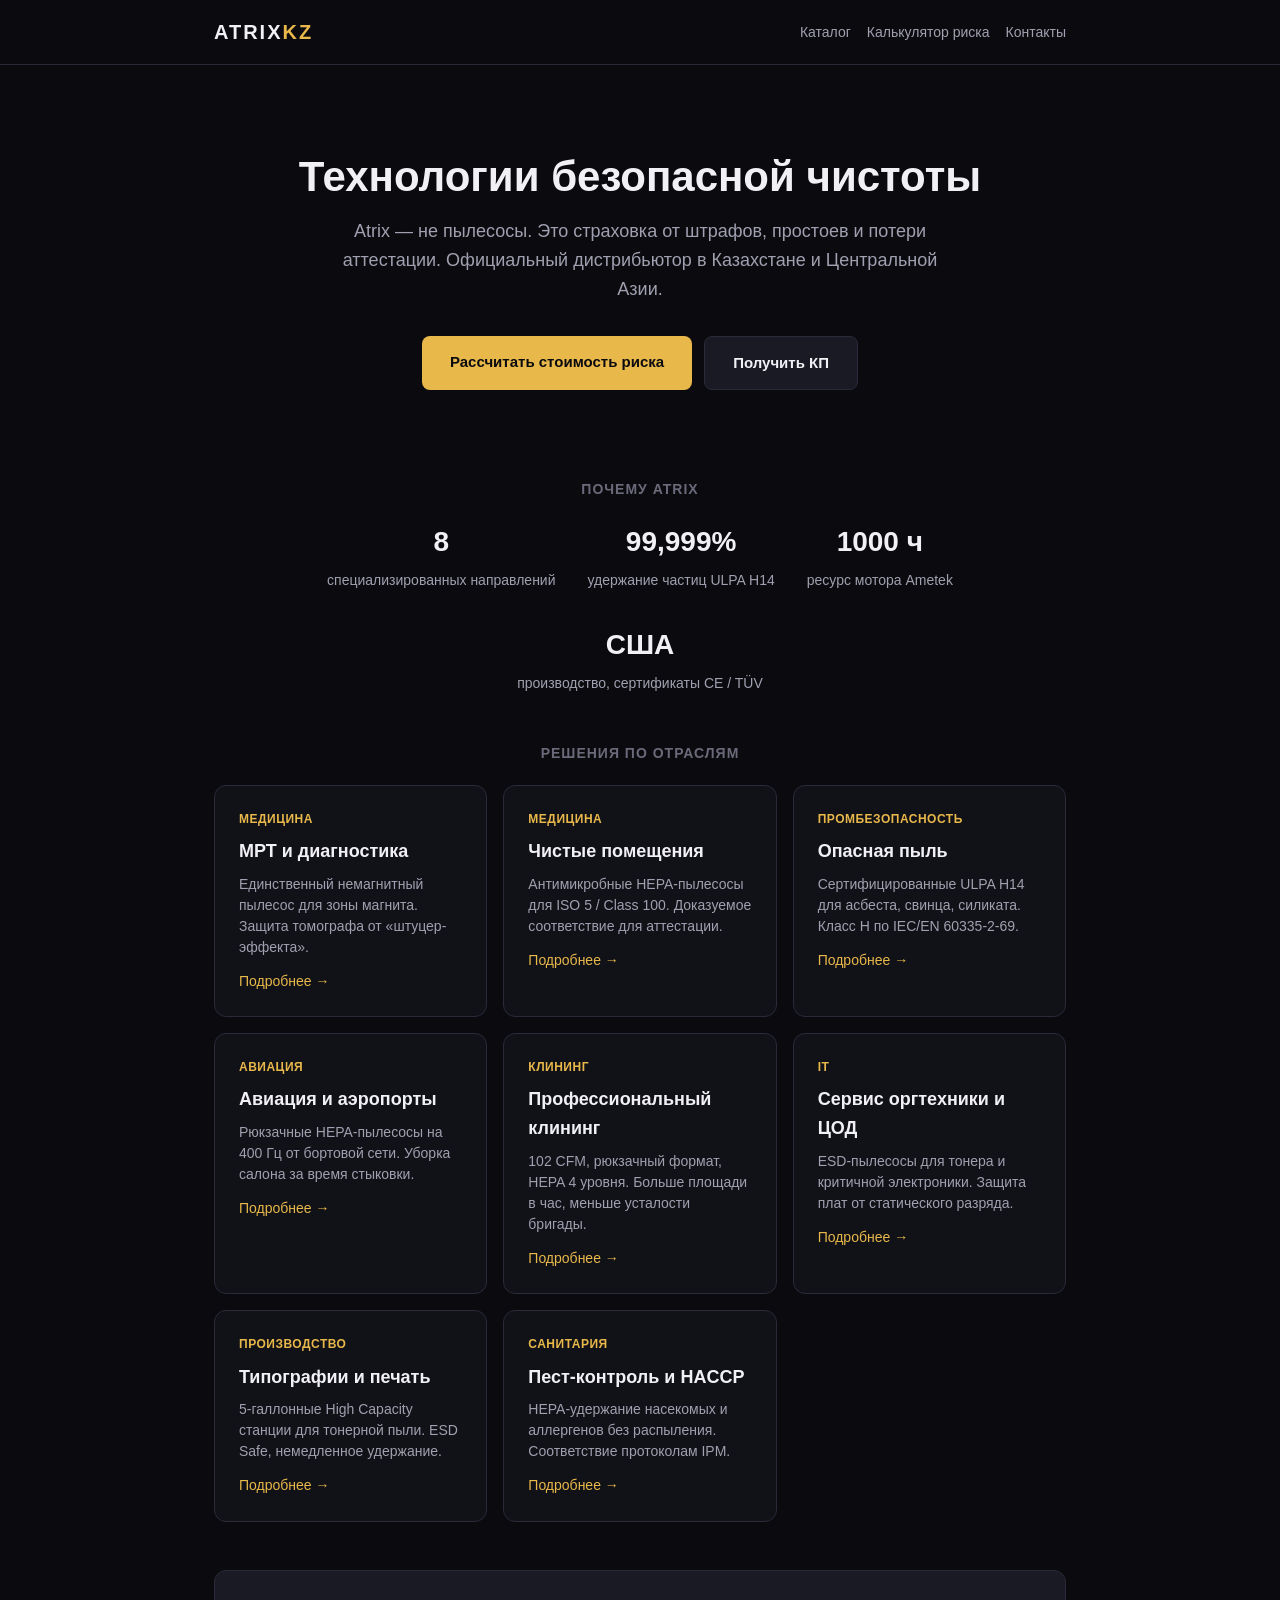
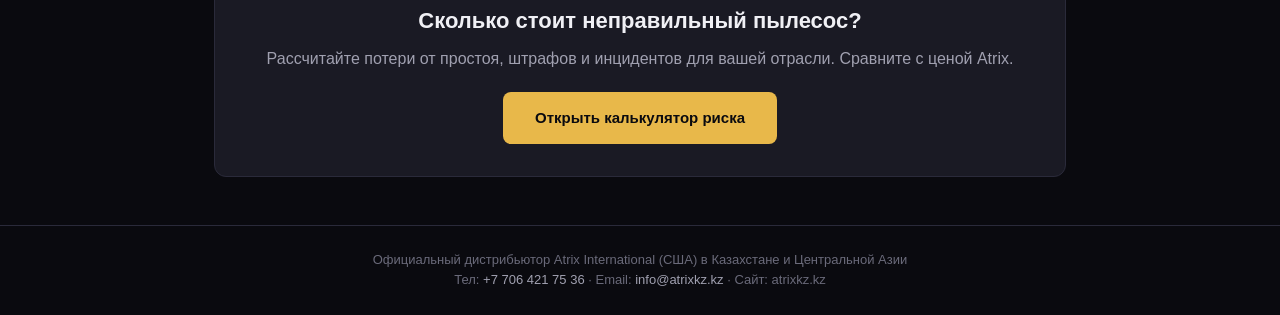
<file: index.html>
<!DOCTYPE html>
<html lang="ru">
<head>
<meta charset="UTF-8">
<meta name="viewport" content="width=device-width, initial-scale=1.0">
<title>Atrix KZ — Технологии безопасной чистоты</title>
<link rel="stylesheet" href="style.css">
<style>
.hero-main { padding: 64px 0 40px; text-align: center; }
.hero-main h1 { font-size: 42px; font-weight: 700; margin-bottom: 16px; line-height: 1.15; }
.hero-main p { font-size: 18px; color: var(--text-secondary); max-width: 600px; margin: 0 auto 32px; }
.hero-cta { display: inline-flex; gap: 12px; flex-wrap: wrap; justify-content: center; }
.hero-cta a { padding: 14px 28px; border-radius: var(--radius-sm); text-decoration: none; font-weight: 600; font-size: 15px; }
.hero-cta .primary { background: var(--accent); color: #0a0a0f; }
.hero-cta .secondary { background: var(--surface-raised); color: var(--text-primary); border: 1px solid var(--border); }

.sectors { margin: 48px 0; }
.sectors h2 { font-size: 14px; color: var(--text-muted); text-transform: uppercase; letter-spacing: 1px; margin-bottom: 20px; text-align: center; }
.sector-grid { display: grid; grid-template-columns: repeat(auto-fill, minmax(260px, 1fr)); gap: 16px; }
.sector-card {
  background: var(--surface);
  border: 1px solid var(--border);
  border-radius: var(--radius);
  padding: 24px;
  text-decoration: none;
  color: var(--text-primary);
  transition: border-color 0.2s, transform 0.2s;
}
.sector-card:hover { border-color: var(--accent); transform: translateY(-2px); }
.sector-card .tag { font-size: 12px; color: var(--accent); text-transform: uppercase; letter-spacing: 0.5px; font-weight: 600; margin-bottom: 8px; }
.sector-card h3 { font-size: 18px; font-weight: 600; margin-bottom: 8px; }
.sector-card p { font-size: 14px; color: var(--text-secondary); line-height: 1.5; }
.sector-card .arrow { margin-top: 12px; font-size: 14px; color: var(--accent); }

.trust { margin: 48px 0; text-align: center; }
.trust h2 { font-size: 14px; color: var(--text-muted); text-transform: uppercase; letter-spacing: 1px; margin-bottom: 20px; }
.trust-items { display: flex; flex-wrap: wrap; justify-content: center; gap: 32px; }
.trust-item { font-size: 14px; color: var(--text-secondary); }
.trust-item strong { display: block; font-size: 28px; font-weight: 700; color: var(--text-primary); margin-bottom: 4px; }

.calculator-banner {
  background: var(--surface-raised);
  border: 1px solid var(--border);
  border-radius: var(--radius);
  padding: 32px;
  text-align: center;
  margin: 48px 0;
}
.calculator-banner h3 { font-size: 22px; margin-bottom: 8px; }
.calculator-banner p { color: var(--text-secondary); margin-bottom: 20px; }
</style>
</head>
<body>

<header class="site-header">
  <div class="container">
    <div class="logo">ATRIX<span>KZ</span></div>
    <nav class="nav-links">
      <a href="catalog.html">Каталог</a>
      <a href="calculator.html">Калькулятор риска</a>
      <a href="mailto:info@atrixkz.kz">Контакты</a>
    </nav>
  </div>
</header>

<main class="container">

  <section class="hero-main">
    <h1>Технологии безопасной чистоты</h1>
    <p>Atrix — не пылесосы. Это страховка от штрафов, простоев и потери аттестации. Официальный дистрибьютор в Казахстане и Центральной Азии.</p>
    <div class="hero-cta">
      <a href="calculator.html" class="primary">Рассчитать стоимость риска</a>
      <a href="mailto:info@atrixkz.kz?subject=Коммерческое%20предложение" class="secondary">Получить КП</a>
    </div>
  </section>

  <section class="trust">
    <h2>Почему Atrix</h2>
    <div class="trust-items">
      <div class="trust-item"><strong>8</strong>специализированных направлений</div>
      <div class="trust-item"><strong>99,999%</strong>удержание частиц ULPA H14</div>
      <div class="trust-item"><strong>1000 ч</strong>ресурс мотора Ametek</div>
      <div class="trust-item"><strong>США</strong>производство, сертификаты CE / TÜV</div>
    </div>
  </section>

  <section class="sectors">
    <h2>Решения по отраслям</h2>
    <div class="sector-grid">
      <a href="mrt.html" class="sector-card">
        <div class="tag">Медицина</div>
        <h3>МРТ и диагностика</h3>
        <p>Единственный немагнитный пылесос для зоны магнита. Защита томографа от «штуцер-эффекта».</p>
        <div class="arrow">Подробнее →</div>
      </a>
      <a href="med.html" class="sector-card">
        <div class="tag">Медицина</div>
        <h3>Чистые помещения</h3>
        <p>Антимикробные HEPA-пылесосы для ISO 5 / Class 100. Доказуемое соответствие для аттестации.</p>
        <div class="arrow">Подробнее →</div>
      </a>
      <a href="dust.html" class="sector-card">
        <div class="tag">Промбезопасность</div>
        <h3>Опасная пыль</h3>
        <p>Сертифицированные ULPA H14 для асбеста, свинца, силиката. Класс H по IEC/EN 60335-2-69.</p>
        <div class="arrow">Подробнее →</div>
      </a>
      <a href="avia.html" class="sector-card">
        <div class="tag">Авиация</div>
        <h3>Авиация и аэропорты</h3>
        <p>Рюкзачные HEPA-пылесосы на 400 Гц от бортовой сети. Уборка салона за время стыковки.</p>
        <div class="arrow">Подробнее →</div>
      </a>
      <a href="cleaning.html" class="sector-card">
        <div class="tag">Клининг</div>
        <h3>Профессиональный клининг</h3>
        <p>102 CFM, рюкзачный формат, HEPA 4 уровня. Больше площади в час, меньше усталости бригады.</p>
        <div class="arrow">Подробнее →</div>
      </a>
      <a href="it.html" class="sector-card">
        <div class="tag">IT</div>
        <h3>Сервис оргтехники и ЦОД</h3>
        <p>ESD-пылесосы для тонера и критичной электроники. Защита плат от статического разряда.</p>
        <div class="arrow">Подробнее →</div>
      </a>
      <a href="print.html" class="sector-card">
        <div class="tag">Производство</div>
        <h3>Типографии и печать</h3>
        <p>5-галлонные High Capacity станции для тонерной пыли. ESD Safe, немедленное удержание.</p>
        <div class="arrow">Подробнее →</div>
      </a>
      <a href="pest.html" class="sector-card">
        <div class="tag">Санитария</div>
        <h3>Пест-контроль и HACCP</h3>
        <p>HEPA-удержание насекомых и аллергенов без распыления. Соответствие протоколам IPM.</p>
        <div class="arrow">Подробнее →</div>
      </a>
    </div>
  </section>

  <section class="calculator-banner">
    <h3>Сколько стоит неправильный пылесос?</h3>
    <p>Рассчитайте потери от простоя, штрафов и инцидентов для вашей отрасли. Сравните с ценой Atrix.</p>
    <a href="calculator.html" class="cta-btn">Открыть калькулятор риска</a>
  </section>

</main>

<footer class="site-footer">
  <div class="container">
    <p>Официальный дистрибьютор Atrix International (США) в Казахстане и Центральной Азии</p>
    <p>Тел: <a href="tel:+77064217536">+7 706 421 75 36</a> · Email: <a href="mailto:info@atrixkz.kz">info@atrixkz.kz</a> · Сайт: atrixkz.kz</p>
  </div>
</footer>

</body>
</html>
</file>
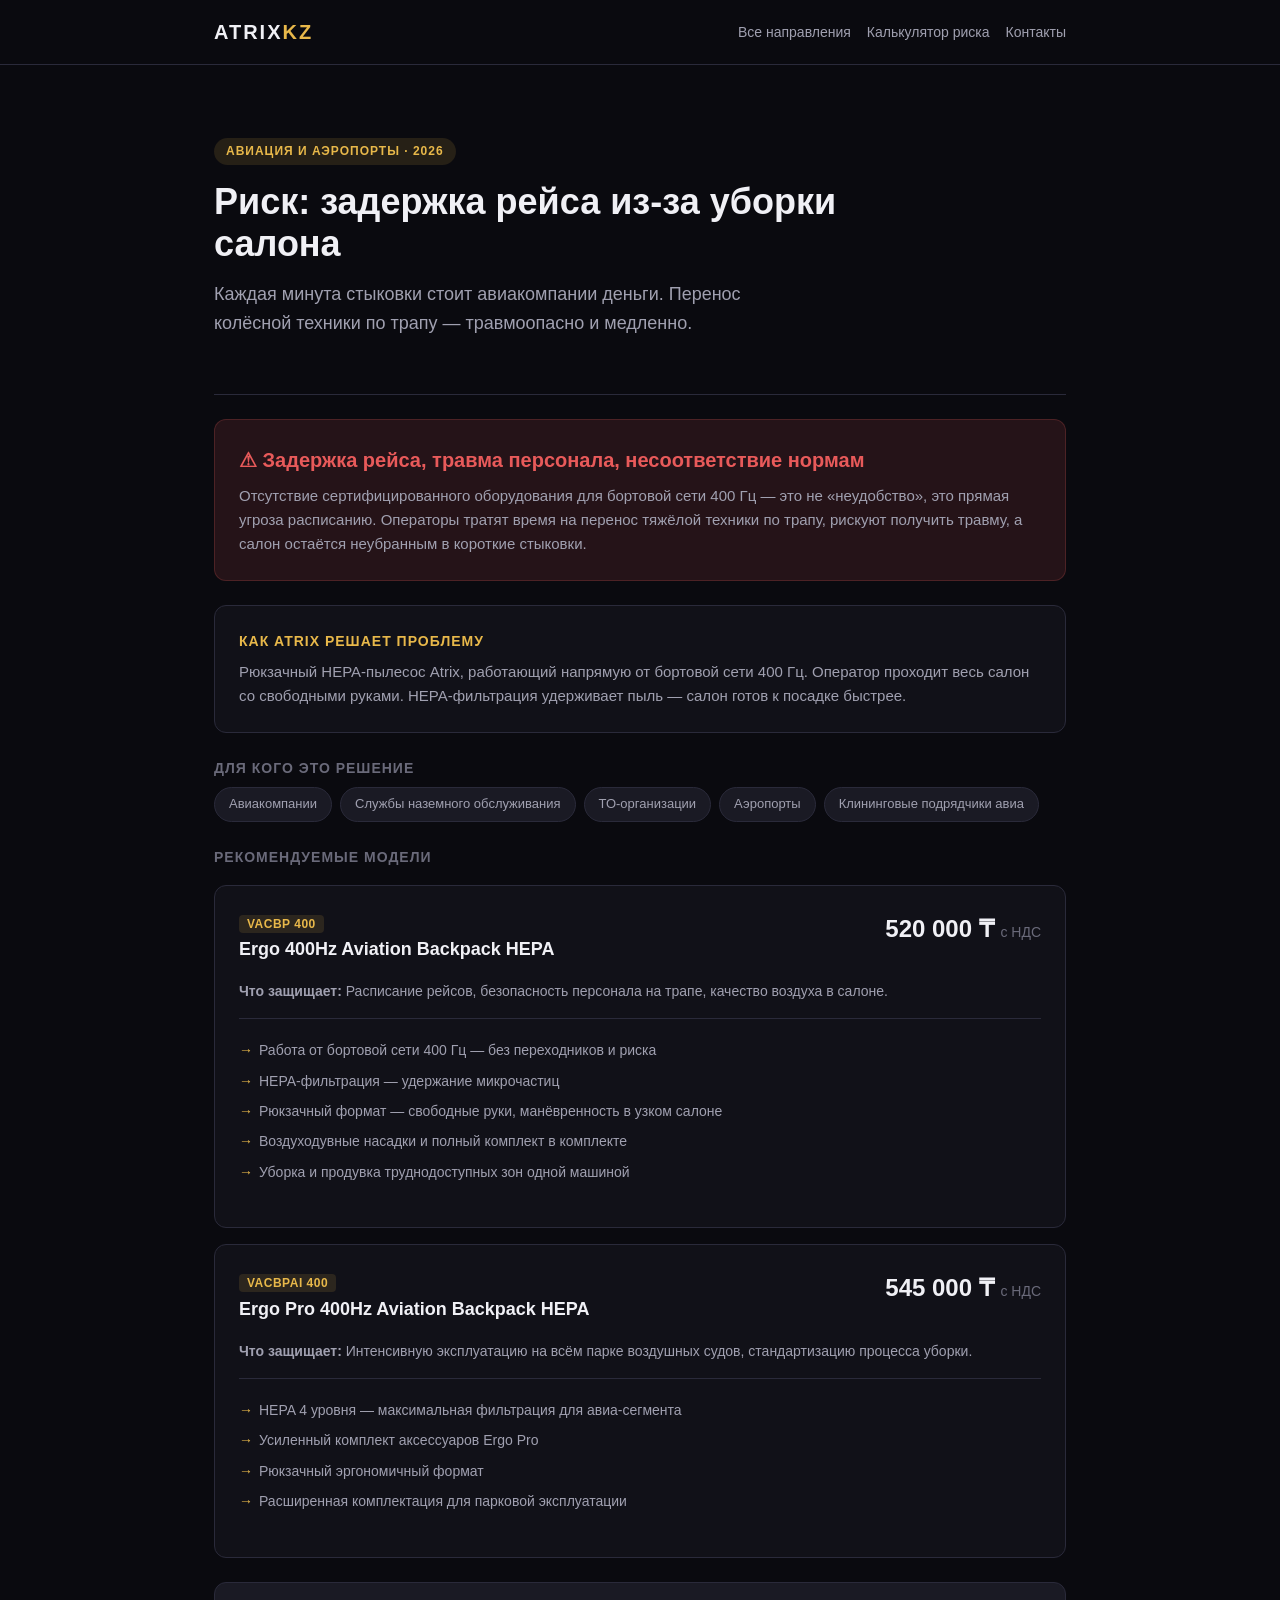
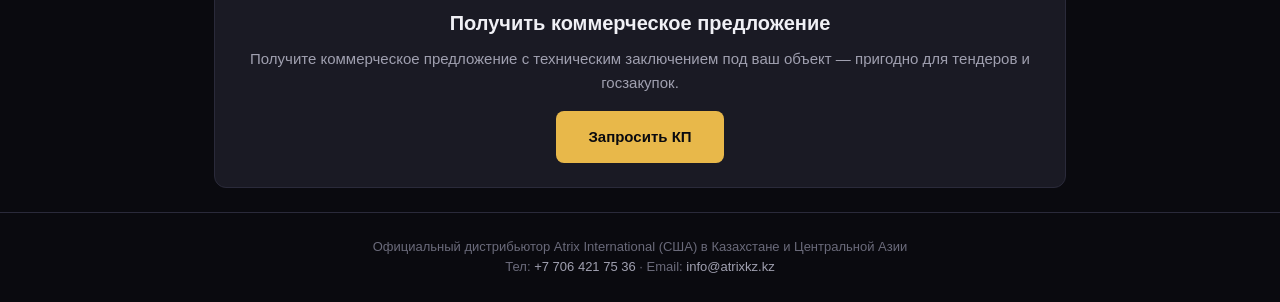
<file: avia.html>
<!DOCTYPE html>
<html lang="ru">
<head>
<meta charset="UTF-8">
<meta name="viewport" content="width=device-width, initial-scale=1.0">
<title>Авиация и аэропорты — Atrix KZ — Atrix KZ</title>
<link rel="stylesheet" href="style.css">
</head>
<body>

<header class="site-header">
  <div class="container">
    <div class="logo">ATRIX<span>KZ</span></div>
    <nav class="nav-links">
      <a href="index.html">Все направления</a>
      <a href="calculator.html">Калькулятор риска</a>
      <a href="mailto:info@atrixkz.kz">Контакты</a>
    </nav>
  </div>
</header>

<main class="container">

  <section class="hero">
    <div class="hero-tag">Авиация и аэропорты · 2026</div>
    <h1>Риск: задержка рейса из-за уборки салона</h1>
    <p class="hero-desc">Каждая минута стыковки стоит авиакомпании деньги. Перенос колёсной техники по трапу — травмоопасно и медленно.</p>
  </section>

  <section class="risk-card">
    <h2>⚠ Задержка рейса, травма персонала, несоответствие нормам</h2>
    <p>Отсутствие сертифицированного оборудования для бортовой сети 400 Гц — это не «неудобство», это прямая угроза расписанию. Операторы тратят время на перенос тяжёлой техники по трапу, рискуют получить травму, а салон остаётся неубранным в короткие стыковки.</p>
  </section>

  <section class="solution">
    <h3>Как Atrix решает проблему</h3>
    <p>Рюкзачный HEPA-пылесос Atrix, работающий напрямую от бортовой сети 400 Гц. Оператор проходит весь салон со свободными руками. HEPA-фильтрация удерживает пыль — салон готов к посадке быстрее.</p>
  </section>

  <section class="audience">
    <h3>Для кого это решение</h3>
    <div class="audience-tags">
      <span>Авиакомпании</span>
<span>Службы наземного обслуживания</span>
<span>ТО-организации</span>
<span>Аэропорты</span>
<span>Клининговые подрядчики авиа</span>
    </div>
  </section>

  <section class="products">
    <h3 style="font-size:14px;color:var(--text-muted);text-transform:uppercase;letter-spacing:1px;margin-bottom:16px;">Рекомендуемые модели</h3>
    
    <div class="product-card">
      <div class="product-header">
        <div>
          <span class="product-model">VACBP 400</span>
          <div class="product-title">Ergo 400Hz Aviation Backpack HEPA</div>
        </div>
        <div class="product-price">520 000 ₸ <span class="unit">с НДС</span></div>
      </div>
      <div class="product-protect"><strong>Что защищает:</strong> Расписание рейсов, безопасность персонала на трапе, качество воздуха в салоне.</div>
      <ul class="product-features">
        <li>Работа от бортовой сети 400 Гц — без переходников и риска</li>
<li>HEPA-фильтрация — удержание микрочастиц</li>
<li>Рюкзачный формат — свободные руки, манёвренность в узком салоне</li>
<li>Воздуходувные насадки и полный комплект в комплекте</li>
<li>Уборка и продувка труднодоступных зон одной машиной</li>
      </ul>
    </div>

    <div class="product-card">
      <div class="product-header">
        <div>
          <span class="product-model">VACBPAI 400</span>
          <div class="product-title">Ergo Pro 400Hz Aviation Backpack HEPA</div>
        </div>
        <div class="product-price">545 000 ₸ <span class="unit">с НДС</span></div>
      </div>
      <div class="product-protect"><strong>Что защищает:</strong> Интенсивную эксплуатацию на всём парке воздушных судов, стандартизацию процесса уборки.</div>
      <ul class="product-features">
        <li>HEPA 4 уровня — максимальная фильтрация для авиа-сегмента</li>
<li>Усиленный комплект аксессуаров Ergo Pro</li>
<li>Рюкзачный эргономичный формат</li>
<li>Расширенная комплектация для парковой эксплуатации</li>
      </ul>
    </div>

  </section>

  <section class="cta-section">
    <h3>Получить коммерческое предложение</h3>
    <p>Получите коммерческое предложение с техническим заключением под ваш объект — пригодно для тендеров и госзакупок.</p>
    <a href="mailto:info@atrixkz.kz?subject=Авиация%20и%20аэропорты%20—%20Atrix%20KZ" class="cta-btn">Запросить КП</a>
  </section>

</main>

<footer class="site-footer">
  <div class="container">
    <p>Официальный дистрибьютор Atrix International (США) в Казахстане и Центральной Азии</p>
    <p>Тел: <a href="tel:+77064217536">+7 706 421 75 36</a> · Email: <a href="mailto:info@atrixkz.kz">info@atrixkz.kz</a></p>
  </div>
</footer>

</body>
</html>
</file>
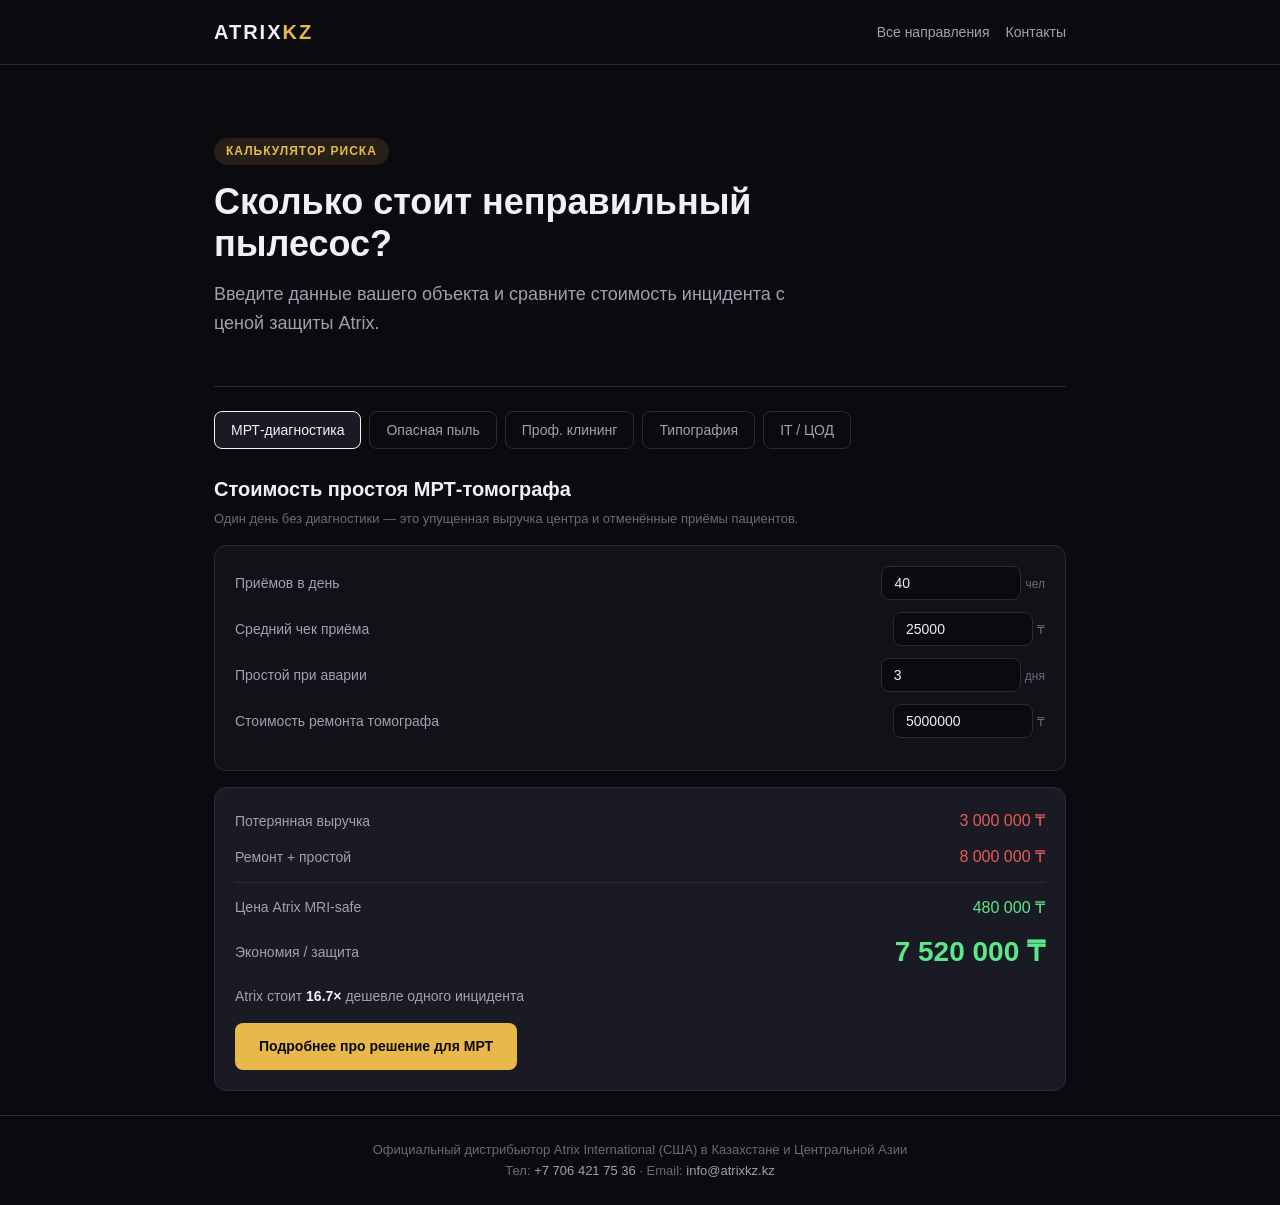
<file: calculator.html>
<!DOCTYPE html>
<html lang="ru">
<head>
<meta charset="UTF-8">
<meta name="viewport" content="width=device-width, initial-scale=1.0">
<title>Калькулятор риска — Atrix KZ</title>
<link rel="stylesheet" href="style.css">
<style>
.calc-tabs { display: flex; gap: 8px; margin-bottom: 24px; flex-wrap: wrap; }
.calc-tab {
  padding: 10px 16px; border-radius: var(--radius-sm);
  border: 1px solid var(--border); background: transparent;
  color: var(--text-secondary); cursor: pointer; font-size: 14px;
  transition: all 0.2s;
}
.calc-tab.active { color: var(--text-primary); border-color: var(--text-primary); background: var(--surface-raised); }
.calc-panel { display: none; }
.calc-panel.active { display: block; }

.input-card {
  background: var(--surface); border: 1px solid var(--border);
  border-radius: var(--radius); padding: 20px; margin-bottom: 16px;
}
.input-row {
  display: flex; align-items: center; justify-content: space-between;
  margin-bottom: 12px; gap: 12px; flex-wrap: wrap;
}
.input-row label { font-size: 14px; color: var(--text-secondary); flex: 1 1 180px; }
.input-row input {
  width: 140px; padding: 8px 12px; border: 1px solid var(--border);
  border-radius: var(--radius-sm); font-size: 14px;
  color: var(--text-primary); background: var(--bg);
  font-variant-numeric: tabular-nums;
}
.input-row .unit { font-size: 12px; color: var(--text-muted); margin-left: 4px; }

.result-card {
  background: var(--surface-raised); border: 1px solid var(--border);
  border-radius: var(--radius); padding: 20px; margin-top: 16px;
}
.result-row { display: flex; justify-content: space-between; align-items: center; margin-bottom: 10px; }
.result-label { font-size: 14px; color: var(--text-secondary); }
.result-value { font-size: 16px; font-weight: 500; color: var(--text-primary); font-variant-numeric: tabular-nums; }
.result-value.danger { color: var(--danger); }
.result-value.positive { color: var(--positive); }
.result-sep { height: 1px; background: var(--border); margin: 12px 0; }
.result-big { font-size: 28px; font-weight: 700; color: var(--text-primary); font-variant-numeric: tabular-nums; }
.result-big.positive { color: var(--positive); }
.result-note { font-size: 14px; color: var(--text-secondary); margin-top: 8px; }
.result-note span { font-weight: 600; color: var(--text-primary); }

.cta-btn-inline {
  display: inline-block; margin-top: 16px;
  background: var(--accent); color: #0a0a0f;
  padding: 12px 24px; border-radius: var(--radius-sm);
  text-decoration: none; font-weight: 600; font-size: 14px;
}

.scenario-title { font-size: 20px; font-weight: 600; margin-bottom: 4px; }
.scenario-desc { font-size: 13px; color: var(--text-muted); margin-bottom: 16px; }
</style>
</head>
<body>

<header class="site-header">
  <div class="container">
    <div class="logo">ATRIX<span>KZ</span></div>
    <nav class="nav-links">
      <a href="index.html">Все направления</a>
      <a href="mailto:info@atrixkz.kz">Контакты</a>
    </nav>
  </div>
</header>

<main class="container">

  <section class="hero" style="padding-bottom:24px;">
    <div class="hero-tag">Калькулятор риска</div>
    <h1>Сколько стоит неправильный пылесос?</h1>
    <p class="hero-desc">Введите данные вашего объекта и сравните стоимость инцидента с ценой защиты Atrix.</p>
  </section>

  <div class="calc-tabs">
    <button class="calc-tab active" onclick="switchTab('mri')">МРТ-диагностика</button>
    <button class="calc-tab" onclick="switchTab('dust')">Опасная пыль</button>
    <button class="calc-tab" onclick="switchTab('clean')">Проф. клининг</button>
    <button class="calc-tab" onclick="switchTab('print')">Типография</button>
    <button class="calc-tab" onclick="switchTab('it')">IT / ЦОД</button>
  </div>

  <!-- МРТ -->
  <div class="calc-panel active" id="mri">
    <div class="scenario-title">Стоимость простоя МРТ-томографа</div>
    <div class="scenario-desc">Один день без диагностики — это упущенная выручка центра и отменённые приёмы пациентов.</div>
    <div class="input-card">
      <div class="input-row"><label>Приёмов в день</label><div><input type="number" id="mri_visits" value="40" oninput="calcMRI()"><span class="unit">чел</span></div></div>
      <div class="input-row"><label>Средний чек приёма</label><div><input type="number" id="mri_check" value="25000" oninput="calcMRI()"><span class="unit">₸</span></div></div>
      <div class="input-row"><label>Простой при аварии</label><div><input type="number" id="mri_days" value="3" oninput="calcMRI()"><span class="unit">дня</span></div></div>
      <div class="input-row"><label>Стоимость ремонта томографа</label><div><input type="number" id="mri_repair" value="5000000" oninput="calcMRI()"><span class="unit">₸</span></div></div>
    </div>
    <div class="result-card">
      <div class="result-row"><span class="result-label">Потерянная выручка</span><span class="result-value danger" id="mri_lost">3 000 000 ₸</span></div>
      <div class="result-row"><span class="result-label">Ремонт + простой</span><span class="result-value danger" id="mri_total">8 000 000 ₸</span></div>
      <div class="result-sep"></div>
      <div class="result-row"><span class="result-label">Цена Atrix MRI-safe</span><span class="result-value positive" id="mrix_price">480 000 ₸</span></div>
      <div class="result-row"><span class="result-label">Экономия / защита</span><span class="result-big positive" id="mri_save">7 520 000 ₸</span></div>
      <div class="result-note">Atrix стоит <span id="mri_ratio">16,7×</span> дешевле одного инцидента</div>
      <a href="mrt.html" class="cta-btn-inline">Подробнее про решение для МРТ</a>
    </div>
  </div>

  <!-- Опасная пыль -->
  <div class="calc-panel" id="dust">
    <div class="scenario-title">Штрафы и остановка при работе с асбестом/свинцом</div>
    <div class="scenario-desc">Без сертификата Class H — штрафы Государственной инспекции труда и остановка объекта.</div>
    <div class="input-card">
      <div class="input-row"><label>Сотрудников на объекте</label><div><input type="number" id="dust_workers" value="15" oninput="calcDust()"><span class="unit">чел</span></div></div>
      <div class="input-row"><label>Средняя зарплата</label><div><input type="number" id="dust_salary" value="400000" oninput="calcDust()"><span class="unit">₸/мес</span></div></div>
      <div class="input-row"><label>Дней простоя объекта</label><div><input type="number" id="dust_stop" value="5" oninput="calcDust()"><span class="unit">дней</span></div></div>
      <div class="input-row"><label>Штраф Госинспекции</label><div><input type="number" id="dust_fine" value="2000000" oninput="calcDust()"><span class="unit">₸</span></div></div>
      <div class="input-row"><label>Стоимость лечения (1 чел)</label><div><input type="number" id="dust_med" value="1500000" oninput="calcDust()"><span class="unit">₸</span></div></div>
    </div>
    <div class="result-card">
      <div class="result-row"><span class="result-label">ФОТ за простой</span><span class="result-value" id="dust_payroll">1 000 000 ₸</span></div>
      <div class="result-row"><span class="result-label">Штраф + риск иска</span><span class="result-value danger" id="dust_fine_total">2 000 000 ₸</span></div>
      <div class="result-row"><span class="result-label">Риск лечения персонала</span><span class="result-value danger" id="dust_med_total">15 000 000 ₸</span></div>
      <div class="result-sep"></div>
      <div class="result-row"><span class="result-label">Цена Atrix Class H</span><span class="result-value positive" id="dust_price">500 000 ₸</span></div>
      <div class="result-row"><span class="result-label">Экономия / защита</span><span class="result-big positive" id="dust_save">17 500 000 ₸</span></div>
      <div class="result-note">Atrix стоит <span id="dust_ratio">35×</span> дешевле потенциальных потерь</div>
      <a href="dust.html" class="cta-btn-inline">Подробнее про Class H</a>
    </div>
  </div>

  <!-- Клининг -->
  <div class="calc-panel" id="clean">
    <div class="scenario-title">Экономия клининговой бригады на эргономике</div>
    <div class="scenario-desc">Рюкзачный формат = больше площади в час, меньше усталости, меньше текучки кадров.</div>
    <div class="input-card">
      <div class="input-row"><label>Количество уборщиков</label><div><input type="number" id="clean_staff" value="20" oninput="calcClean()"><span class="unit">чел</span></div></div>
      <div class="input-row"><label>Зарплата уборщика</label><div><input type="number" id="clean_salary" value="250000" oninput="calcClean()"><span class="unit">₸/мес</span></div></div>
      <div class="input-row"><label>Текучка кадров в год</label><div><input type="number" id="clean_turnover" value="30" oninput="calcClean()"><span class="unit">%</span></div></div>
      <div class="input-row"><label>Стоимость замены 1 сотрудника</label><div><input type="number" id="clean_replace" value="150000" oninput="calcClean()"><span class="unit">₸</span></div></div>
      <div class="input-row"><label>Прирост производительности</label><div><input type="number" id="clean_gain" value="25" oninput="calcClean()"><span class="unit">%</span></div></div>
    </div>
    <div class="result-card">
      <div class="result-row"><span class="result-label">Затраты на текучку / год</span><span class="result-value danger" id="clean_turn_cost">900 000 ₸</span></div>
      <div class="result-row"><span class="result-label">Экономия ФОТ за счёт прироста</span><span class="result-value positive" id="clean_fot_save">1 250 000 ₸/год</span></div>
      <div class="result-sep"></div>
      <div class="result-row"><span class="result-label">Цена Atrix Ergo Pro</span><span class="result-value" id="clean_price">315 000 ₸</span></div>
      <div class="result-row"><span class="result-label">Окупаемость 1 единицы</span><span class="result-big positive" id="clean_payback">3,0 мес</span></div>
      <div class="result-note">При парке в <span id="clean_park">10</span> шт экономия / год: <span style="font-weight:600;">12 500 000 ₸</span></div>
      <a href="cleaning.html" class="cta-btn-inline">Подробнее про Ergo Pro</a>
    </div>
  </div>

  <!-- Типография -->
  <div class="calc-panel" id="print">
    <div class="scenario-title">Простои печатного оборудования из-за тонера</div>
    <div class="scenario-desc">Тонерная пыль = остановка машин, износ роликов, повторные выезды сервиса.</div>
    <div class="input-card">
      <div class="input-row"><label>Печатных машин</label><div><input type="number" id="print_machines" value="4" oninput="calcPrint()"><span class="unit">шт</span></div></div>
      <div class="input-row"><label>Выручка машины / час</label><div><input type="number" id="print_hour" value="50000" oninput="calcPrint()"><span class="unit">₸</span></div></div>
      <div class="input-row"><label>Простой на чистку / мес</label><div><input type="number" id="print_stop" value="6" oninput="calcPrint()"><span class="unit">часов</span></div></div>
      <div class="input-row"><label>Стоимость замены роликов</label><div><input type="number" id="print_rollers" value="800000" oninput="calcPrint()"><span class="unit">₸/год</span></div></div>
      <div class="input-row"><label>Выезды сервиса / год</label><div><input type="number" id="print_service" value="12" oninput="calcPrint()"><span class="unit">раз</span></div></div>
      <div class="input-row"><label>Стоимость выезда</label><div><input type="number" id="print_svc_cost" value="50000" oninput="calcPrint()"><span class="unit">₸</span></div></div>
    </div>
    <div class="result-card">
      <div class="result-row"><span class="result-label">Потерянная выручка / год</span><span class="result-value danger" id="print_lost">14 400 000 ₸</span></div>
      <div class="result-row"><span class="result-label">Замена роликов + сервис</span><span class="result-value danger" id="print_extra">1 400 000 ₸</span></div>
      <div class="result-sep"></div>
      <div class="result-row"><span class="result-label">Цена Atrix High Capacity</span><span class="result-value positive" id="print_price">630 000 ₸</span></div>
      <div class="result-row"><span class="result-label">Экономия / защита в год</span><span class="result-big positive" id="print_save">15 800 000 ₸</span></div>
      <div class="result-note">Atrix окупается за <span id="print_payback">0,5</span> мес работы</div>
      <a href="print.html" class="cta-btn-inline">Подробнее про High Capacity</a>
    </div>
  </div>

  <!-- IT / ЦОД -->
  <div class="calc-panel" id="it">
    <div class="scenario-title">Стоимость ESD-разряда в ЦОДе или на сервисе</div>
    <div class="scenario-desc">Один разряд статики = выгорание платы, потеря данных, гарантийный случай.</div>
    <div class="input-card">
      <div class="input-row"><label>Серверов / плат в зоне риска</label><div><input type="number" id="it_units" value="50" oninput="calcIT()"><span class="unit">шт</span></div></div>
      <div class="input-row"><label>Стоимость замены платы</label><div><input type="number" id="it_board" value="300000" oninput="calcIT()"><span class="unit">₸</span></div></div>
      <div class="input-row"><label>Вероятность инцидента / год</label><div><input type="number" id="it_risk" value="5" oninput="calcIT()"><span class="unit">%</span></div></div>
      <div class="input-row"><label>Стоимость простоя системы</label><div><input type="number" id="it_downtime" value="1000000" oninput="calcIT()"><span class="unit">₸/час</span></div></div>
      <div class="input-row"><label>Часов простоя при инциденте</label><div><input type="number" id="it_hours" value="4" oninput="calcIT()"><span class="unit">ч</span></div></div>
    </div>
    <div class="result-card">
      <div class="result-row"><span class="result-label">Ожидаемый ущерб плат / год</span><span class="result-value danger" id="it_board_loss">750 000 ₸</span></div>
      <div class="result-row"><span class="result-label">Ожидаемый ущерб простоя / год</span><span class="result-value danger" id="it_down_loss">2 000 000 ₸</span></div>
      <div class="result-sep"></div>
      <div class="result-row"><span class="result-label">Цена Atrix ESD</span><span class="result-value positive" id="it_price">265 000 ₸</span></div>
      <div class="result-row"><span class="result-label">Экономия / защита в год</span><span class="result-big positive" id="it_save">2 485 000 ₸</span></div>
      <div class="result-note">Atrix окупается за <span id="it_payback">1,3</span> мес</div>
      <a href="it.html" class="cta-btn-inline">Подробнее про ESD-решения</a>
    </div>
  </div>

</main>

<footer class="site-footer">
  <div class="container">
    <p>Официальный дистрибьютор Atrix International (США) в Казахстане и Центральной Азии</p>
    <p>Тел: <a href="tel:+77064217536">+7 706 421 75 36</a> · Email: <a href="mailto:info@atrixkz.kz">info@atrixkz.kz</a></p>
  </div>
</footer>

<script>
function fmt(n){return n.toLocaleString('ru-RU')+' ₸';}
function switchTab(id){
  document.querySelectorAll('.calc-tab').forEach(t=>t.classList.remove('active'));
  document.querySelectorAll('.calc-panel').forEach(p=>p.classList.remove('active'));
  event.target.classList.add('active');
  document.getElementById(id).classList.add('active');
}
function calcMRI(){
  var v=+document.getElementById('mri_visits').value||0;
  var c=+document.getElementById('mri_check').value||0;
  var d=+document.getElementById('mri_days').value||0;
  var r=+document.getElementById('mri_repair').value||0;
  var lost=v*c*d, total=lost+r, price=480000, save=total-price;
  document.getElementById('mri_lost').textContent=fmt(lost);
  document.getElementById('mri_total').textContent=fmt(total);
  document.getElementById('mrix_price').textContent=fmt(price);
  document.getElementById('mri_save').textContent=fmt(save);
  document.getElementById('mri_ratio').textContent=(total/price).toFixed(1)+'×';
}
function calcDust(){
  var w=+document.getElementById('dust_workers').value||0;
  var s=+document.getElementById('dust_salary').value||0;
  var d=+document.getElementById('dust_stop').value||0;
  var f=+document.getElementById('dust_fine').value||0;
  var m=+document.getElementById('dust_med').value||0;
  var payroll=Math.round(w*s/30*d);
  var med=w*m;
  var total=payroll+f+med, price=500000, save=total-price;
  document.getElementById('dust_payroll').textContent=fmt(payroll);
  document.getElementById('dust_fine_total').textContent=fmt(f);
  document.getElementById('dust_med_total').textContent=fmt(med);
  document.getElementById('dust_price').textContent=fmt(price);
  document.getElementById('dust_save').textContent=fmt(save);
  document.getElementById('dust_ratio').textContent=(total/price).toFixed(1)+'×';
}
function calcClean(){
  var staff=+document.getElementById('clean_staff').value||0;
  var sal=+document.getElementById('clean_salary').value||0;
  var turn=+document.getElementById('clean_turnover').value||0;
  var rep=+document.getElementById('clean_replace').value||0;
  var gain=+document.getElementById('clean_gain').value||0;
  var turnCost=Math.round(staff*(turn/100)*rep);
  var fotSave=Math.round(staff*sal*12*(gain/100));
  var price=315000, park=Math.max(1,Math.ceil(staff/2));
  var totalSave=fotSave-turnCost;
  var payback=price/(totalSave/12);
  document.getElementById('clean_turn_cost').textContent=fmt(turnCost);
  document.getElementById('clean_fot_save').textContent=fmt(fotSave)+'/год';
  document.getElementById('clean_price').textContent=fmt(price);
  document.getElementById('clean_payback').textContent=payback.toFixed(1)+' мес';
  document.getElementById('clean_park').textContent=park;
}
function calcPrint(){
  var m=+document.getElementById('print_machines').value||0;
  var h=+document.getElementById('print_hour').value||0;
  var s=+document.getElementById('print_stop').value||0;
  var r=+document.getElementById('print_rollers').value||0;
  var sv=+document.getElementById('print_service').value||0;
  var svc=+document.getElementById('print_svc_cost').value||0;
  var lost=m*h*s*12, extra=r+sv*svc, total=lost+extra, price=630000, save=total-price;
  document.getElementById('print_lost').textContent=fmt(lost);
  document.getElementById('print_extra').textContent=fmt(extra);
  document.getElementById('print_price').textContent=fmt(price);
  document.getElementById('print_save').textContent=fmt(save);
  document.getElementById('print_payback').textContent=(price/(total/12)).toFixed(1);
}
function calcIT(){
  var u=+document.getElementById('it_units').value||0;
  var b=+document.getElementById('it_board').value||0;
  var r=+document.getElementById('it_risk').value||0;
  var d=+document.getElementById('it_downtime').value||0;
  var h=+document.getElementById('it_hours').value||0;
  var boardLoss=Math.round(u*b*(r/100));
  var downLoss=Math.round(u*(r/100)*d*h);
  var total=boardLoss+downLoss, price=265000, save=total-price;
  document.getElementById('it_board_loss').textContent=fmt(boardLoss);
  document.getElementById('it_down_loss').textContent=fmt(downLoss);
  document.getElementById('it_price').textContent=fmt(price);
  document.getElementById('it_save').textContent=fmt(save);
  document.getElementById('it_payback').textContent=(price/(total/12)).toFixed(1);
}
calcMRI(); calcDust(); calcClean(); calcPrint(); calcIT();
</script>

</body>
</html>
</file>
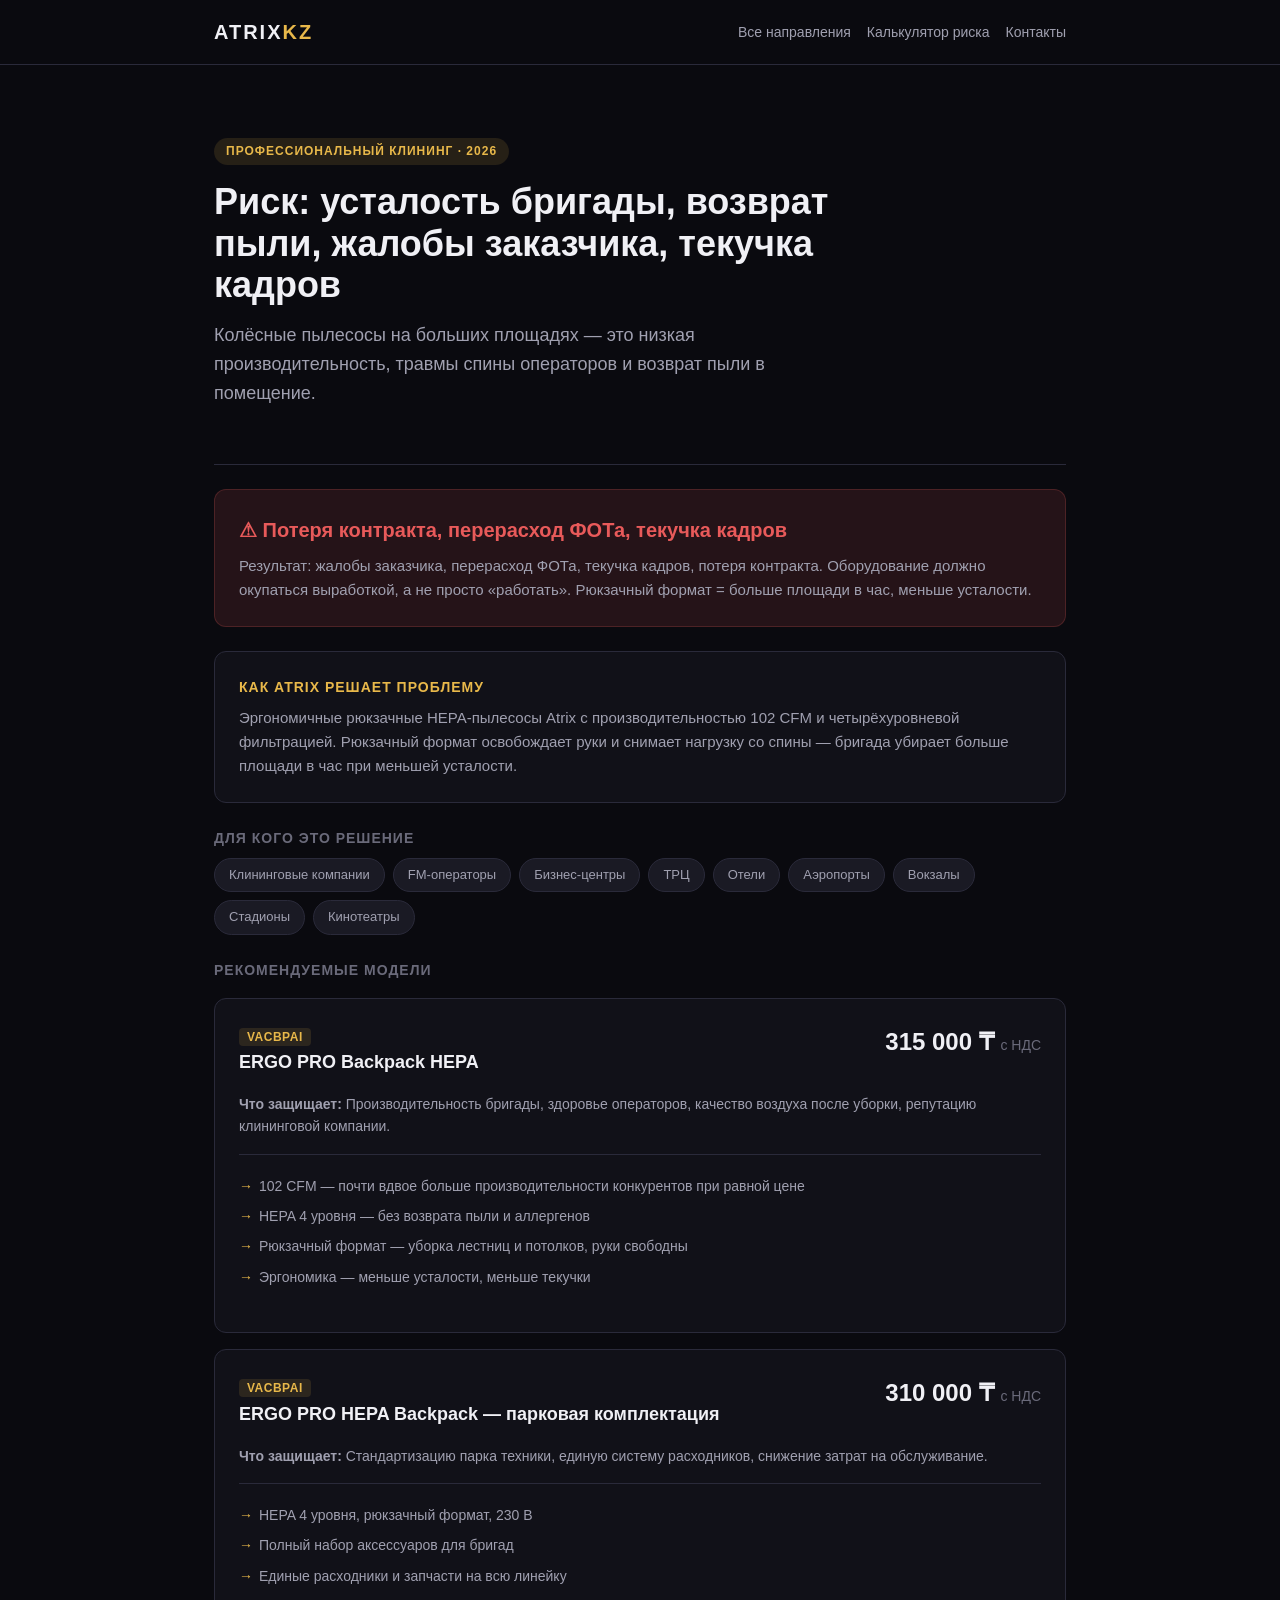
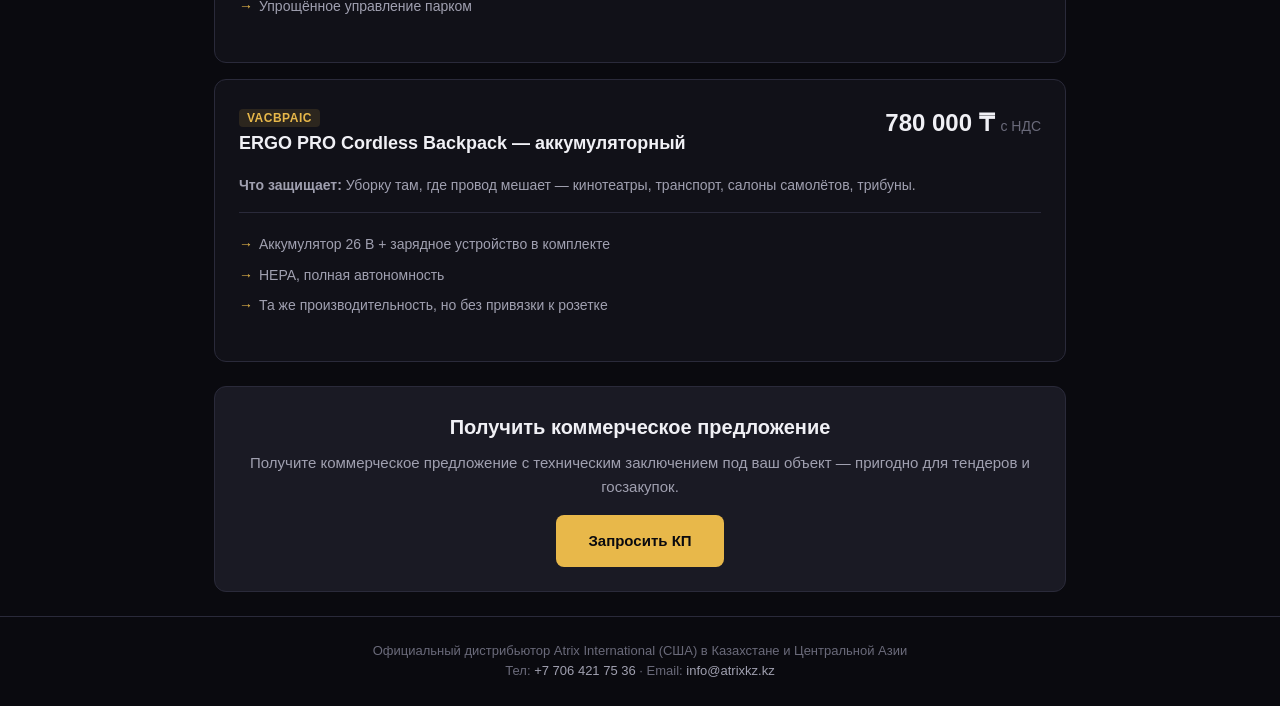
<file: cleaning.html>
<!DOCTYPE html>
<html lang="ru">
<head>
<meta charset="UTF-8">
<meta name="viewport" content="width=device-width, initial-scale=1.0">
<title>Профессиональный клининг — Atrix KZ — Atrix KZ</title>
<link rel="stylesheet" href="style.css">
</head>
<body>

<header class="site-header">
  <div class="container">
    <div class="logo">ATRIX<span>KZ</span></div>
    <nav class="nav-links">
      <a href="index.html">Все направления</a>
      <a href="calculator.html">Калькулятор риска</a>
      <a href="mailto:info@atrixkz.kz">Контакты</a>
    </nav>
  </div>
</header>

<main class="container">

  <section class="hero">
    <div class="hero-tag">Профессиональный клининг · 2026</div>
    <h1>Риск: усталость бригады, возврат пыли, жалобы заказчика, текучка кадров</h1>
    <p class="hero-desc">Колёсные пылесосы на больших площадях — это низкая производительность, травмы спины операторов и возврат пыли в помещение.</p>
  </section>

  <section class="risk-card">
    <h2>⚠ Потеря контракта, перерасход ФОТа, текучка кадров</h2>
    <p>Результат: жалобы заказчика, перерасход ФОТа, текучка кадров, потеря контракта. Оборудование должно окупаться выработкой, а не просто «работать». Рюкзачный формат = больше площади в час, меньше усталости.</p>
  </section>

  <section class="solution">
    <h3>Как Atrix решает проблему</h3>
    <p>Эргономичные рюкзачные HEPA-пылесосы Atrix с производительностью 102 CFM и четырёхуровневой фильтрацией. Рюкзачный формат освобождает руки и снимает нагрузку со спины — бригада убирает больше площади в час при меньшей усталости.</p>
  </section>

  <section class="audience">
    <h3>Для кого это решение</h3>
    <div class="audience-tags">
      <span>Клининговые компании</span>
<span>FM-операторы</span>
<span>Бизнес-центры</span>
<span>ТРЦ</span>
<span>Отели</span>
<span>Аэропорты</span>
<span>Вокзалы</span>
<span>Стадионы</span>
<span>Кинотеатры</span>
    </div>
  </section>

  <section class="products">
    <h3 style="font-size:14px;color:var(--text-muted);text-transform:uppercase;letter-spacing:1px;margin-bottom:16px;">Рекомендуемые модели</h3>
    
    <div class="product-card">
      <div class="product-header">
        <div>
          <span class="product-model">VACBPAI</span>
          <div class="product-title">ERGO PRO Backpack HEPA</div>
        </div>
        <div class="product-price">315 000 ₸ <span class="unit">с НДС</span></div>
      </div>
      <div class="product-protect"><strong>Что защищает:</strong> Производительность бригады, здоровье операторов, качество воздуха после уборки, репутацию клининговой компании.</div>
      <ul class="product-features">
        <li>102 CFM — почти вдвое больше производительности конкурентов при равной цене</li>
<li>HEPA 4 уровня — без возврата пыли и аллергенов</li>
<li>Рюкзачный формат — уборка лестниц и потолков, руки свободны</li>
<li>Эргономика — меньше усталости, меньше текучки</li>
      </ul>
    </div>

    <div class="product-card">
      <div class="product-header">
        <div>
          <span class="product-model">VACBPAI</span>
          <div class="product-title">ERGO PRO HEPA Backpack — парковая комплектация</div>
        </div>
        <div class="product-price">310 000 ₸ <span class="unit">с НДС</span></div>
      </div>
      <div class="product-protect"><strong>Что защищает:</strong> Стандартизацию парка техники, единую систему расходников, снижение затрат на обслуживание.</div>
      <ul class="product-features">
        <li>HEPA 4 уровня, рюкзачный формат, 230 В</li>
<li>Полный набор аксессуаров для бригад</li>
<li>Единые расходники и запчасти на всю линейку</li>
<li>Упрощённое управление парком</li>
      </ul>
    </div>

    <div class="product-card">
      <div class="product-header">
        <div>
          <span class="product-model">VACBPAIC</span>
          <div class="product-title">ERGO PRO Cordless Backpack — аккумуляторный</div>
        </div>
        <div class="product-price">780 000 ₸ <span class="unit">с НДС</span></div>
      </div>
      <div class="product-protect"><strong>Что защищает:</strong> Уборку там, где провод мешает — кинотеатры, транспорт, салоны самолётов, трибуны.</div>
      <ul class="product-features">
        <li>Аккумулятор 26 В + зарядное устройство в комплекте</li>
<li>HEPA, полная автономность</li>
<li>Та же производительность, но без привязки к розетке</li>
      </ul>
    </div>

  </section>

  <section class="cta-section">
    <h3>Получить коммерческое предложение</h3>
    <p>Получите коммерческое предложение с техническим заключением под ваш объект — пригодно для тендеров и госзакупок.</p>
    <a href="mailto:info@atrixkz.kz?subject=Профессиональный%20клининг%20—%20Atrix%20KZ" class="cta-btn">Запросить КП</a>
  </section>

</main>

<footer class="site-footer">
  <div class="container">
    <p>Официальный дистрибьютор Atrix International (США) в Казахстане и Центральной Азии</p>
    <p>Тел: <a href="tel:+77064217536">+7 706 421 75 36</a> · Email: <a href="mailto:info@atrixkz.kz">info@atrixkz.kz</a></p>
  </div>
</footer>

</body>
</html>
</file>
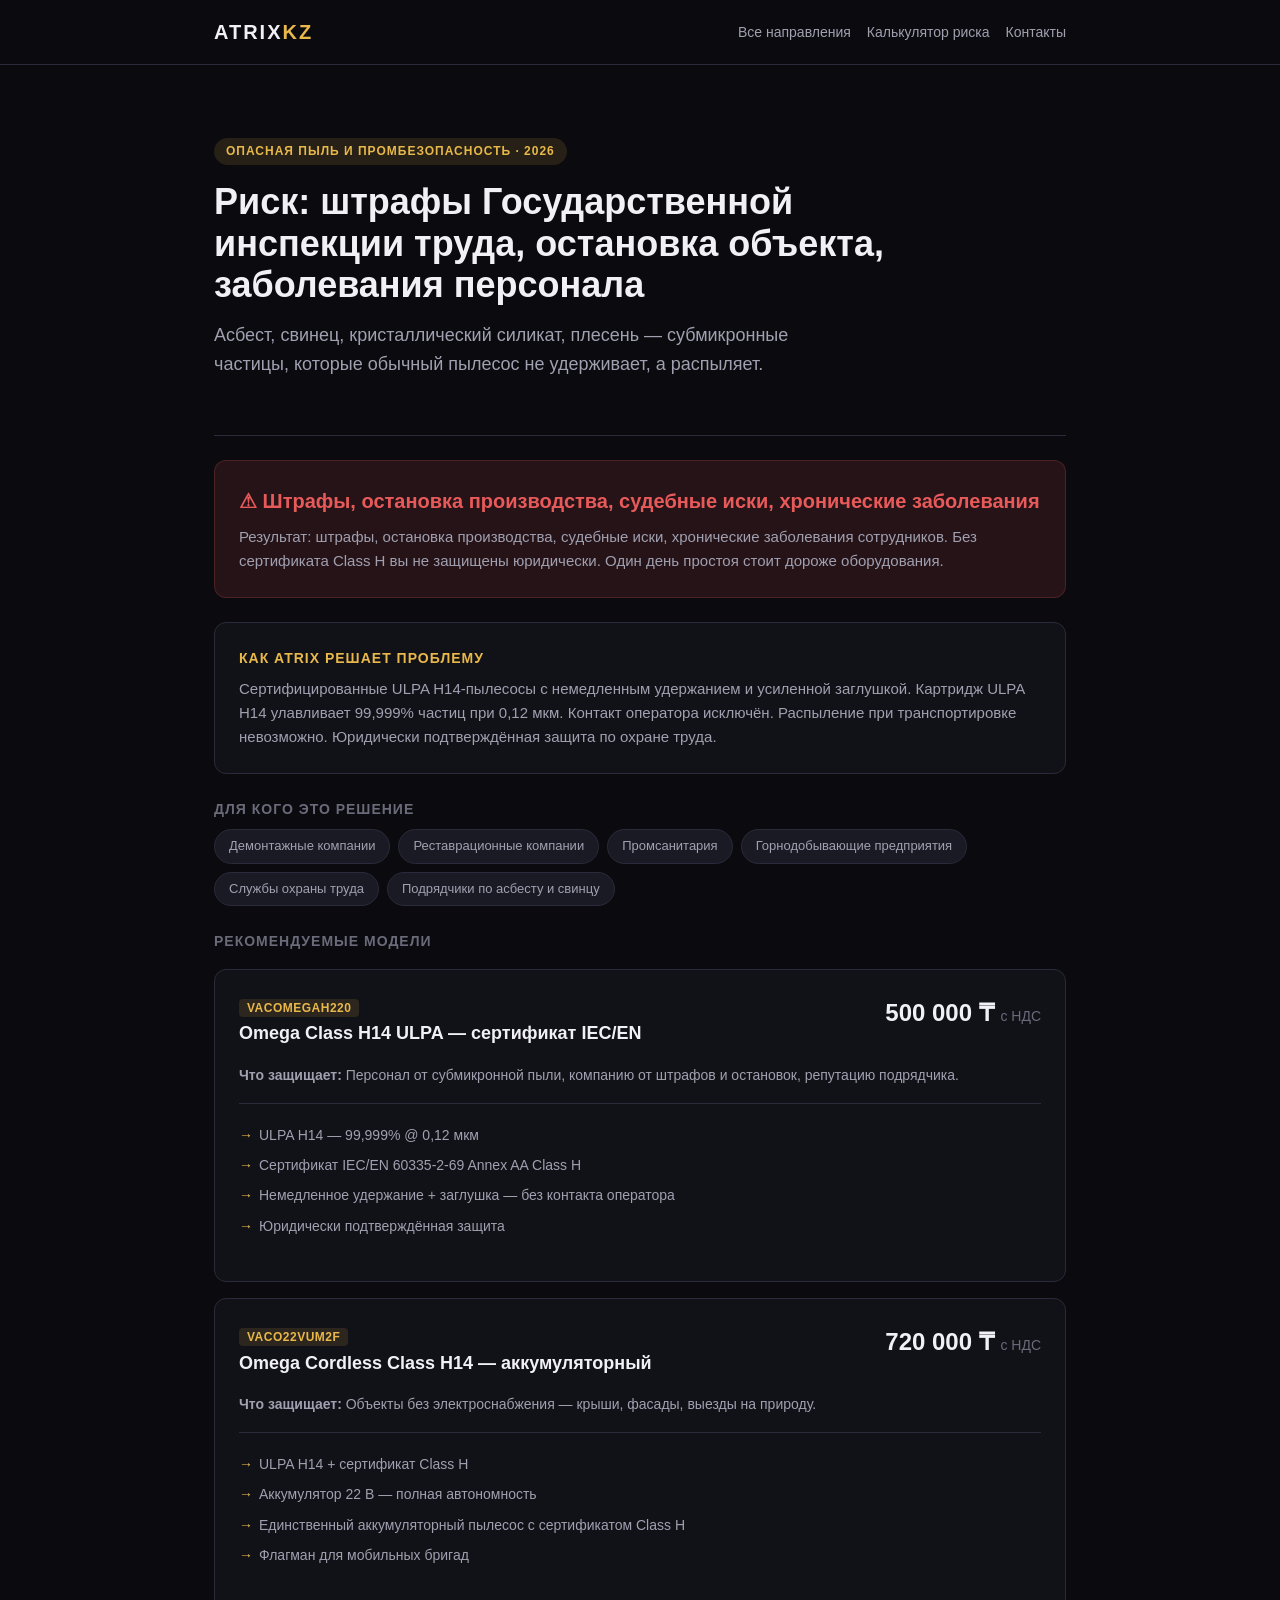
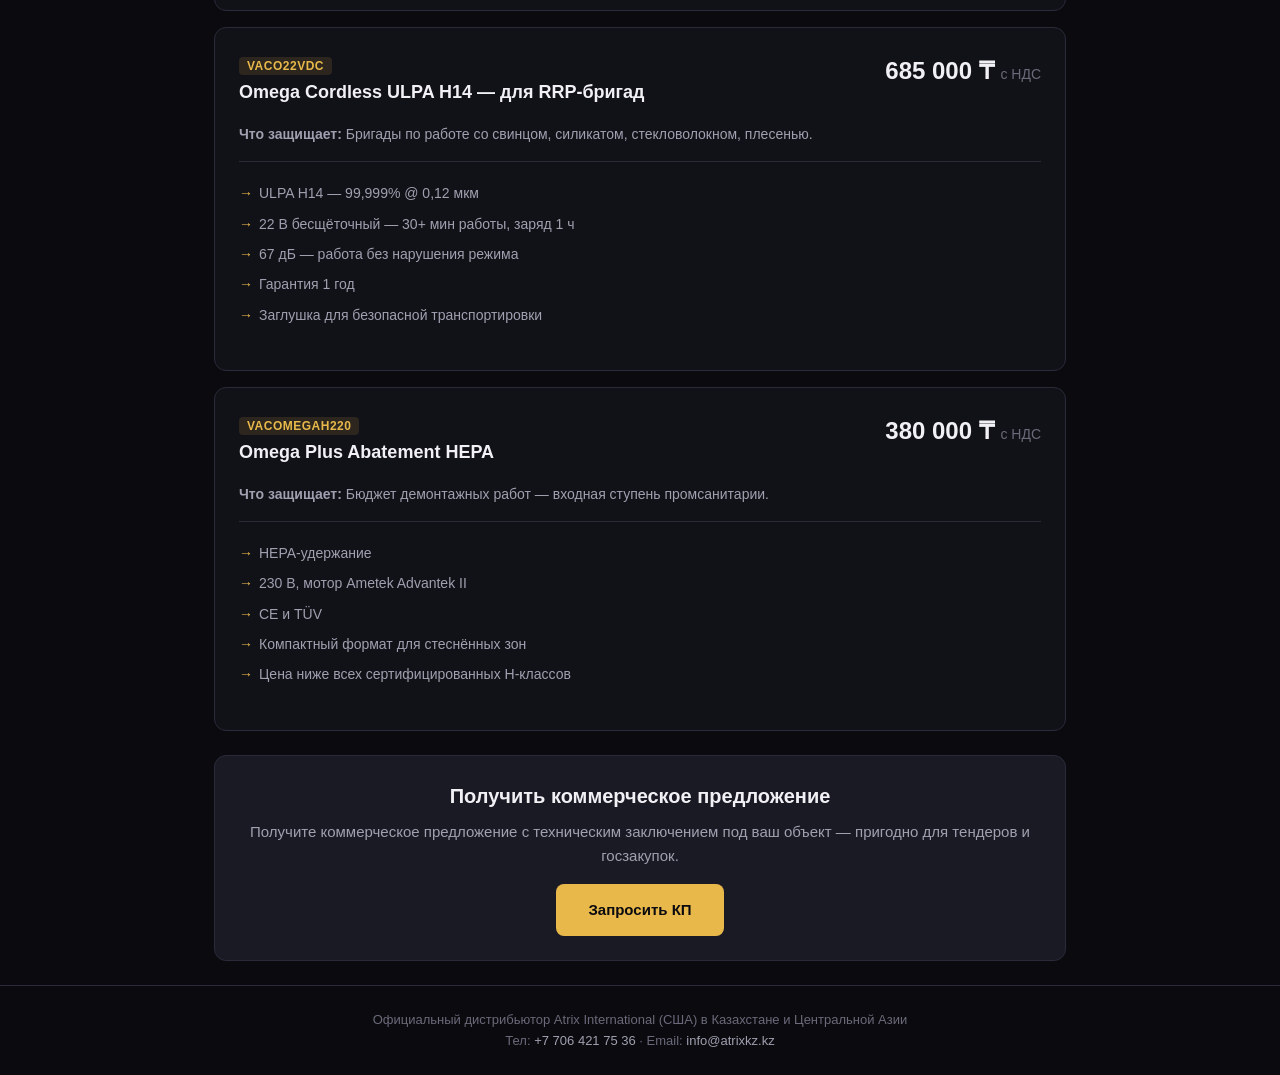
<file: dust.html>
<!DOCTYPE html>
<html lang="ru">
<head>
<meta charset="UTF-8">
<meta name="viewport" content="width=device-width, initial-scale=1.0">
<title>Опасная пыль и промбезопасность — Atrix KZ — Atrix KZ</title>
<link rel="stylesheet" href="style.css">
</head>
<body>

<header class="site-header">
  <div class="container">
    <div class="logo">ATRIX<span>KZ</span></div>
    <nav class="nav-links">
      <a href="index.html">Все направления</a>
      <a href="calculator.html">Калькулятор риска</a>
      <a href="mailto:info@atrixkz.kz">Контакты</a>
    </nav>
  </div>
</header>

<main class="container">

  <section class="hero">
    <div class="hero-tag">Опасная пыль и промбезопасность · 2026</div>
    <h1>Риск: штрафы Государственной инспекции труда, остановка объекта, заболевания персонала</h1>
    <p class="hero-desc">Асбест, свинец, кристаллический силикат, плесень — субмикронные частицы, которые обычный пылесос не удерживает, а распыляет.</p>
  </section>

  <section class="risk-card">
    <h2>⚠ Штрафы, остановка производства, судебные иски, хронические заболевания</h2>
    <p>Результат: штрафы, остановка производства, судебные иски, хронические заболевания сотрудников. Без сертификата Class H вы не защищены юридически. Один день простоя стоит дороже оборудования.</p>
  </section>

  <section class="solution">
    <h3>Как Atrix решает проблему</h3>
    <p>Сертифицированные ULPA H14-пылесосы с немедленным удержанием и усиленной заглушкой. Картридж ULPA H14 улавливает 99,999% частиц при 0,12 мкм. Контакт оператора исключён. Распыление при транспортировке невозможно. Юридически подтверждённая защита по охране труда.</p>
  </section>

  <section class="audience">
    <h3>Для кого это решение</h3>
    <div class="audience-tags">
      <span>Демонтажные компании</span>
<span>Реставрационные компании</span>
<span>Промсанитария</span>
<span>Горнодобывающие предприятия</span>
<span>Службы охраны труда</span>
<span>Подрядчики по асбесту и свинцу</span>
    </div>
  </section>

  <section class="products">
    <h3 style="font-size:14px;color:var(--text-muted);text-transform:uppercase;letter-spacing:1px;margin-bottom:16px;">Рекомендуемые модели</h3>
    
    <div class="product-card">
      <div class="product-header">
        <div>
          <span class="product-model">VACOMEGAH220</span>
          <div class="product-title">Omega Class H14 ULPA — сертификат IEC/EN</div>
        </div>
        <div class="product-price">500 000 ₸ <span class="unit">с НДС</span></div>
      </div>
      <div class="product-protect"><strong>Что защищает:</strong> Персонал от субмикронной пыли, компанию от штрафов и остановок, репутацию подрядчика.</div>
      <ul class="product-features">
        <li>ULPA H14 — 99,999% @ 0,12 мкм</li>
<li>Сертификат IEC/EN 60335-2-69 Annex AA Class H</li>
<li>Немедленное удержание + заглушка — без контакта оператора</li>
<li>Юридически подтверждённая защита</li>
      </ul>
    </div>

    <div class="product-card">
      <div class="product-header">
        <div>
          <span class="product-model">VACO22VUM2F</span>
          <div class="product-title">Omega Cordless Class H14 — аккумуляторный</div>
        </div>
        <div class="product-price">720 000 ₸ <span class="unit">с НДС</span></div>
      </div>
      <div class="product-protect"><strong>Что защищает:</strong> Объекты без электроснабжения — крыши, фасады, выезды на природу.</div>
      <ul class="product-features">
        <li>ULPA H14 + сертификат Class H</li>
<li>Аккумулятор 22 В — полная автономность</li>
<li>Единственный аккумуляторный пылесос с сертификатом Class H</li>
<li>Флагман для мобильных бригад</li>
      </ul>
    </div>

    <div class="product-card">
      <div class="product-header">
        <div>
          <span class="product-model">VACO22VDC</span>
          <div class="product-title">Omega Cordless ULPA H14 — для RRP-бригад</div>
        </div>
        <div class="product-price">685 000 ₸ <span class="unit">с НДС</span></div>
      </div>
      <div class="product-protect"><strong>Что защищает:</strong> Бригады по работе со свинцом, силикатом, стекловолокном, плесенью.</div>
      <ul class="product-features">
        <li>ULPA H14 — 99,999% @ 0,12 мкм</li>
<li>22 В бесщёточный — 30+ мин работы, заряд 1 ч</li>
<li>67 дБ — работа без нарушения режима</li>
<li>Гарантия 1 год</li>
<li>Заглушка для безопасной транспортировки</li>
      </ul>
    </div>

    <div class="product-card">
      <div class="product-header">
        <div>
          <span class="product-model">VACOMEGAH220</span>
          <div class="product-title">Omega Plus Abatement HEPA</div>
        </div>
        <div class="product-price">380 000 ₸ <span class="unit">с НДС</span></div>
      </div>
      <div class="product-protect"><strong>Что защищает:</strong> Бюджет демонтажных работ — входная ступень промсанитарии.</div>
      <ul class="product-features">
        <li>HEPA-удержание</li>
<li>230 В, мотор Ametek Advantek II</li>
<li>CE и TÜV</li>
<li>Компактный формат для стеснённых зон</li>
<li>Цена ниже всех сертифицированных H-классов</li>
      </ul>
    </div>

  </section>

  <section class="cta-section">
    <h3>Получить коммерческое предложение</h3>
    <p>Получите коммерческое предложение с техническим заключением под ваш объект — пригодно для тендеров и госзакупок.</p>
    <a href="mailto:info@atrixkz.kz?subject=Опасная%20пыль%20и%20промбезопасность%20—%20Atrix%20KZ" class="cta-btn">Запросить КП</a>
  </section>

</main>

<footer class="site-footer">
  <div class="container">
    <p>Официальный дистрибьютор Atrix International (США) в Казахстане и Центральной Азии</p>
    <p>Тел: <a href="tel:+77064217536">+7 706 421 75 36</a> · Email: <a href="mailto:info@atrixkz.kz">info@atrixkz.kz</a></p>
  </div>
</footer>

</body>
</html>
</file>
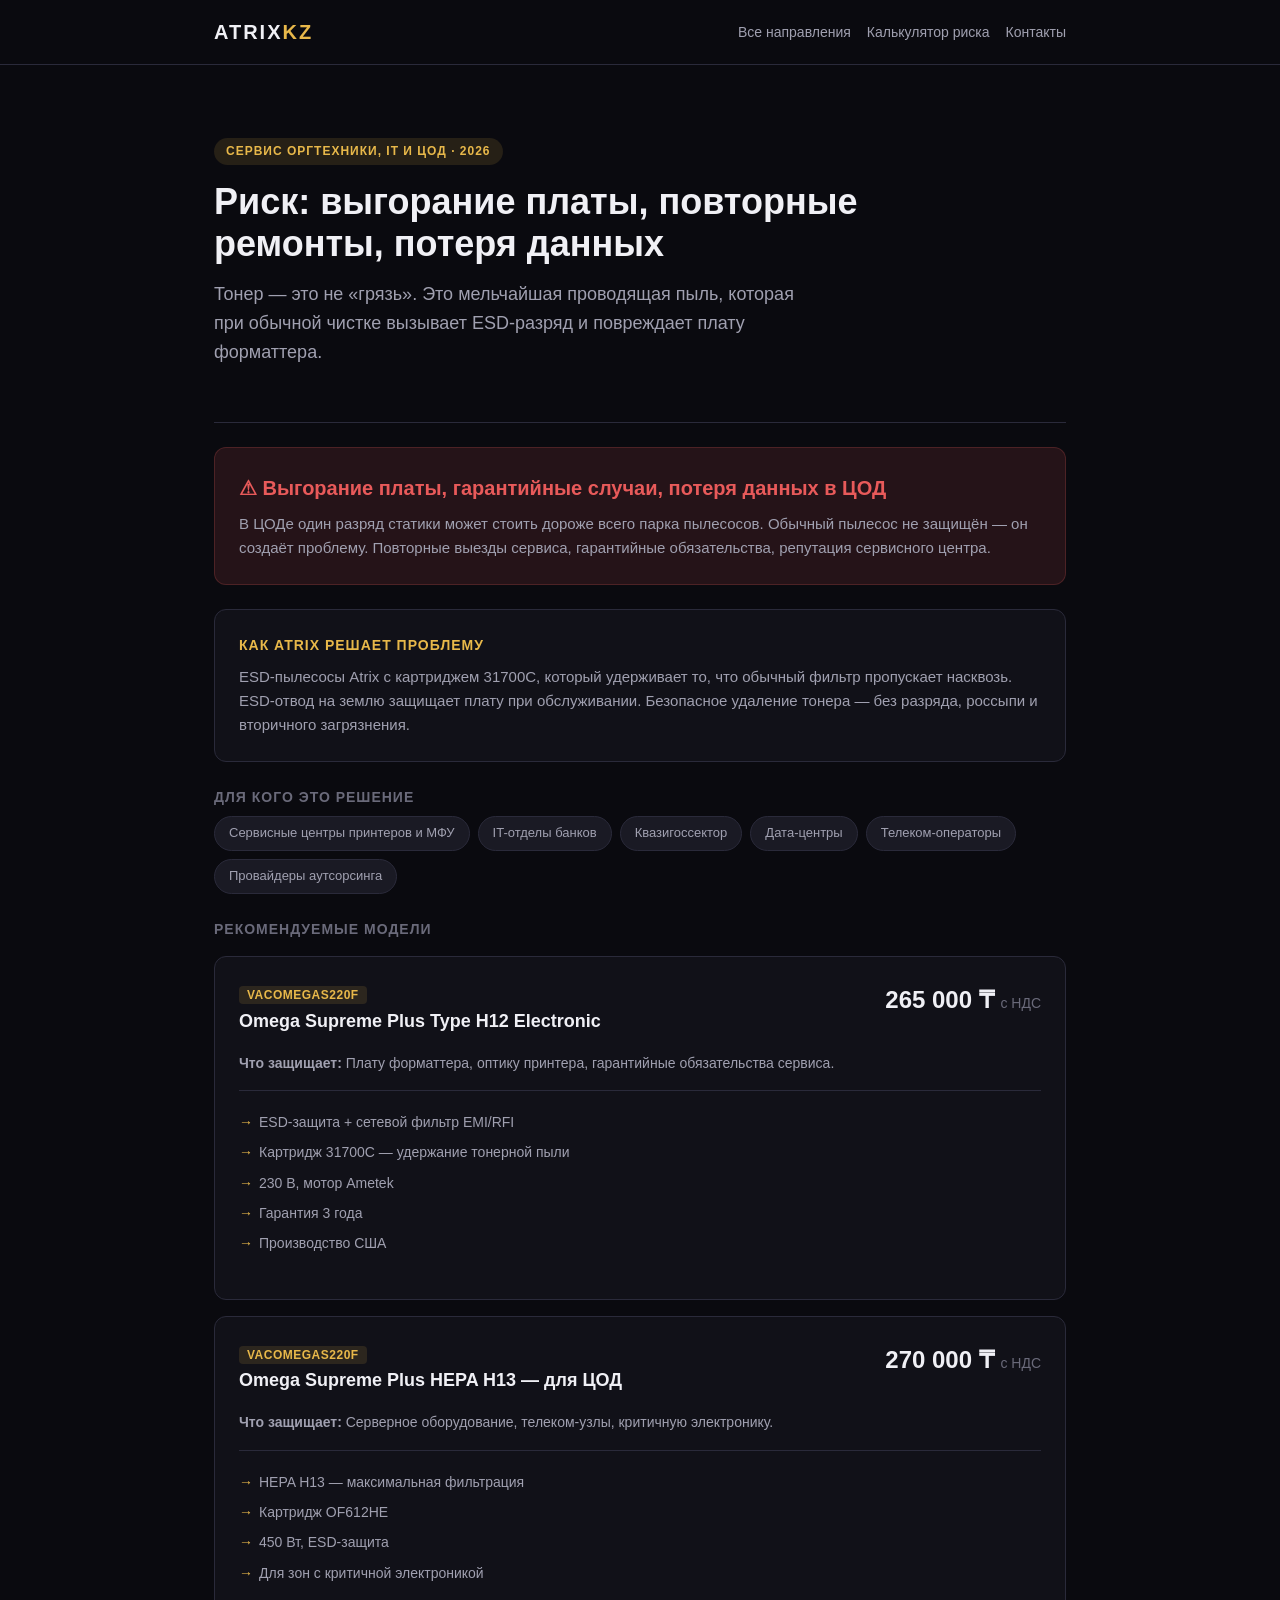
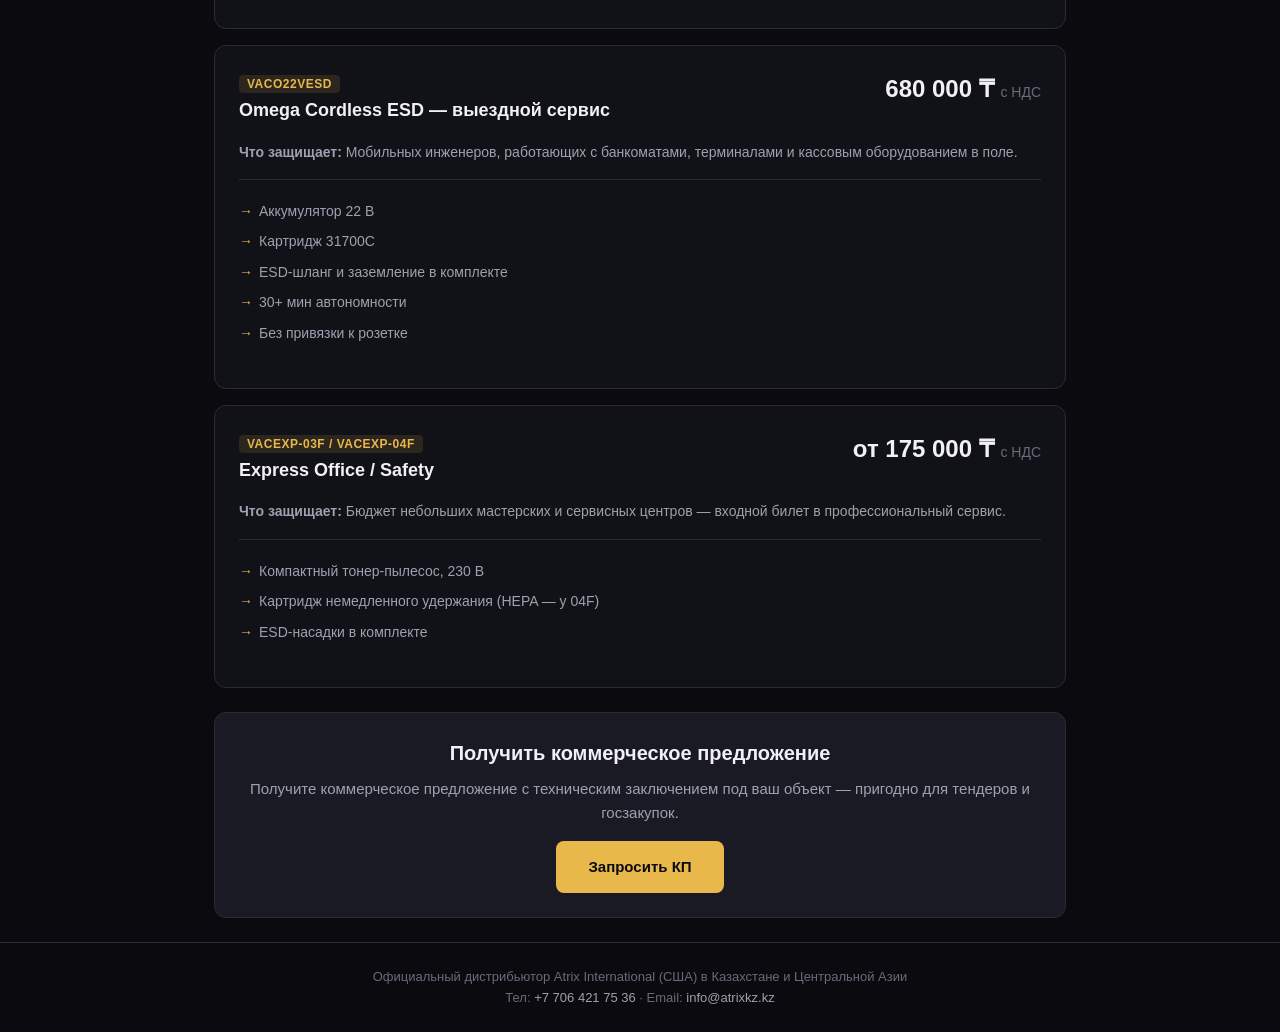
<file: it.html>
<!DOCTYPE html>
<html lang="ru">
<head>
<meta charset="UTF-8">
<meta name="viewport" content="width=device-width, initial-scale=1.0">
<title>Сервис оргтехники, IT и ЦОД — Atrix KZ — Atrix KZ</title>
<link rel="stylesheet" href="style.css">
</head>
<body>

<header class="site-header">
  <div class="container">
    <div class="logo">ATRIX<span>KZ</span></div>
    <nav class="nav-links">
      <a href="index.html">Все направления</a>
      <a href="calculator.html">Калькулятор риска</a>
      <a href="mailto:info@atrixkz.kz">Контакты</a>
    </nav>
  </div>
</header>

<main class="container">

  <section class="hero">
    <div class="hero-tag">Сервис оргтехники, IT и ЦОД · 2026</div>
    <h1>Риск: выгорание платы, повторные ремонты, потеря данных</h1>
    <p class="hero-desc">Тонер — это не «грязь». Это мельчайшая проводящая пыль, которая при обычной чистке вызывает ESD-разряд и повреждает плату форматтера.</p>
  </section>

  <section class="risk-card">
    <h2>⚠ Выгорание платы, гарантийные случаи, потеря данных в ЦОД</h2>
    <p>В ЦОДе один разряд статики может стоить дороже всего парка пылесосов. Обычный пылесос не защищён — он создаёт проблему. Повторные выезды сервиса, гарантийные обязательства, репутация сервисного центра.</p>
  </section>

  <section class="solution">
    <h3>Как Atrix решает проблему</h3>
    <p>ESD-пылесосы Atrix с картриджем 31700C, который удерживает то, что обычный фильтр пропускает насквозь. ESD-отвод на землю защищает плату при обслуживании. Безопасное удаление тонера — без разряда, россыпи и вторичного загрязнения.</p>
  </section>

  <section class="audience">
    <h3>Для кого это решение</h3>
    <div class="audience-tags">
      <span>Сервисные центры принтеров и МФУ</span>
<span>IT-отделы банков</span>
<span>Квазигоссектор</span>
<span>Дата-центры</span>
<span>Телеком-операторы</span>
<span>Провайдеры аутсорсинга</span>
    </div>
  </section>

  <section class="products">
    <h3 style="font-size:14px;color:var(--text-muted);text-transform:uppercase;letter-spacing:1px;margin-bottom:16px;">Рекомендуемые модели</h3>
    
    <div class="product-card">
      <div class="product-header">
        <div>
          <span class="product-model">VACOMEGAS220F</span>
          <div class="product-title">Omega Supreme Plus Type H12 Electronic</div>
        </div>
        <div class="product-price">265 000 ₸ <span class="unit">с НДС</span></div>
      </div>
      <div class="product-protect"><strong>Что защищает:</strong> Плату форматтера, оптику принтера, гарантийные обязательства сервиса.</div>
      <ul class="product-features">
        <li>ESD-защита + сетевой фильтр EMI/RFI</li>
<li>Картридж 31700C — удержание тонерной пыли</li>
<li>230 В, мотор Ametek</li>
<li>Гарантия 3 года</li>
<li>Производство США</li>
      </ul>
    </div>

    <div class="product-card">
      <div class="product-header">
        <div>
          <span class="product-model">VACOMEGAS220F</span>
          <div class="product-title">Omega Supreme Plus HEPA H13 — для ЦОД</div>
        </div>
        <div class="product-price">270 000 ₸ <span class="unit">с НДС</span></div>
      </div>
      <div class="product-protect"><strong>Что защищает:</strong> Серверное оборудование, телеком-узлы, критичную электронику.</div>
      <ul class="product-features">
        <li>HEPA H13 — максимальная фильтрация</li>
<li>Картридж OF612HE</li>
<li>450 Вт, ESD-защита</li>
<li>Для зон с критичной электроникой</li>
      </ul>
    </div>

    <div class="product-card">
      <div class="product-header">
        <div>
          <span class="product-model">VACO22VESD</span>
          <div class="product-title">Omega Cordless ESD — выездной сервис</div>
        </div>
        <div class="product-price">680 000 ₸ <span class="unit">с НДС</span></div>
      </div>
      <div class="product-protect"><strong>Что защищает:</strong> Мобильных инженеров, работающих с банкоматами, терминалами и кассовым оборудованием в поле.</div>
      <ul class="product-features">
        <li>Аккумулятор 22 В</li>
<li>Картридж 31700C</li>
<li>ESD-шланг и заземление в комплекте</li>
<li>30+ мин автономности</li>
<li>Без привязки к розетке</li>
      </ul>
    </div>

    <div class="product-card">
      <div class="product-header">
        <div>
          <span class="product-model">VACEXP-03F / VACEXP-04F</span>
          <div class="product-title">Express Office / Safety</div>
        </div>
        <div class="product-price">от 175 000 ₸ <span class="unit">с НДС</span></div>
      </div>
      <div class="product-protect"><strong>Что защищает:</strong> Бюджет небольших мастерских и сервисных центров — входной билет в профессиональный сервис.</div>
      <ul class="product-features">
        <li>Компактный тонер-пылесос, 230 В</li>
<li>Картридж немедленного удержания (HEPA — у 04F)</li>
<li>ESD-насадки в комплекте</li>
      </ul>
    </div>

  </section>

  <section class="cta-section">
    <h3>Получить коммерческое предложение</h3>
    <p>Получите коммерческое предложение с техническим заключением под ваш объект — пригодно для тендеров и госзакупок.</p>
    <a href="mailto:info@atrixkz.kz?subject=Сервис%20оргтехники,%20IT%20и%20ЦОД%20—%20Atrix%20KZ" class="cta-btn">Запросить КП</a>
  </section>

</main>

<footer class="site-footer">
  <div class="container">
    <p>Официальный дистрибьютор Atrix International (США) в Казахстане и Центральной Азии</p>
    <p>Тел: <a href="tel:+77064217536">+7 706 421 75 36</a> · Email: <a href="mailto:info@atrixkz.kz">info@atrixkz.kz</a></p>
  </div>
</footer>

</body>
</html>
</file>
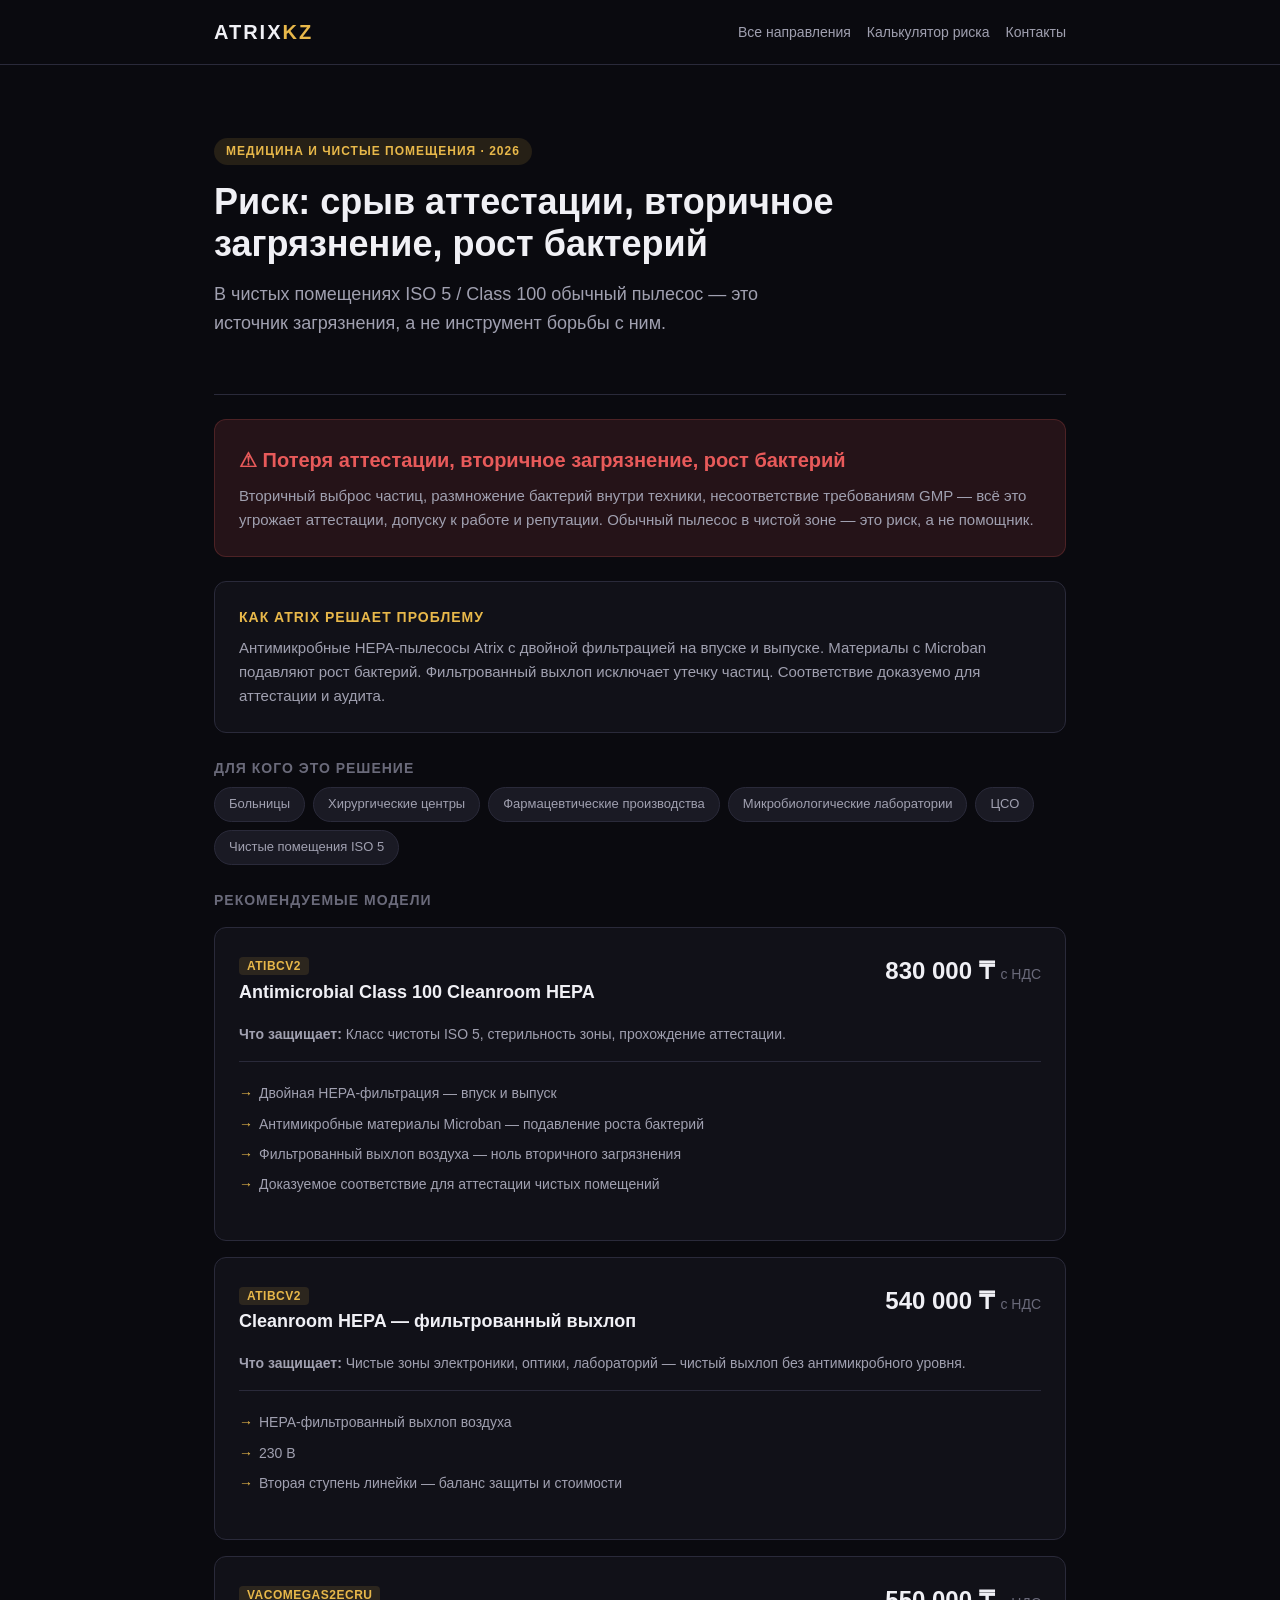
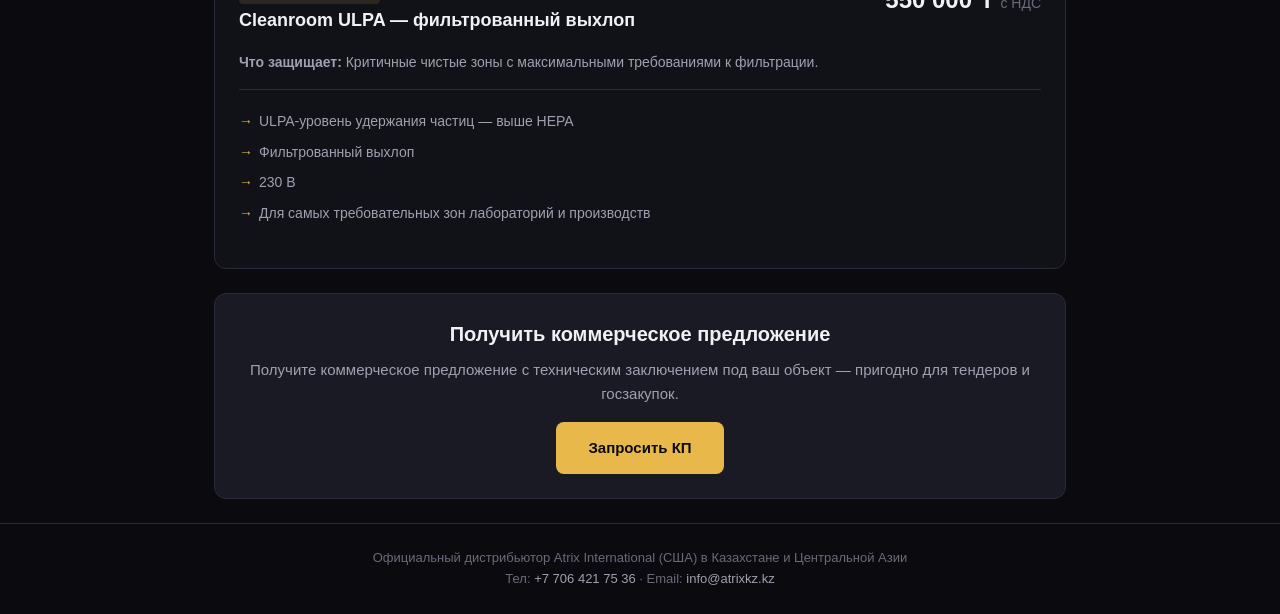
<file: med.html>
<!DOCTYPE html>
<html lang="ru">
<head>
<meta charset="UTF-8">
<meta name="viewport" content="width=device-width, initial-scale=1.0">
<title>Медицина и чистые помещения — Atrix KZ — Atrix KZ</title>
<link rel="stylesheet" href="style.css">
</head>
<body>

<header class="site-header">
  <div class="container">
    <div class="logo">ATRIX<span>KZ</span></div>
    <nav class="nav-links">
      <a href="index.html">Все направления</a>
      <a href="calculator.html">Калькулятор риска</a>
      <a href="mailto:info@atrixkz.kz">Контакты</a>
    </nav>
  </div>
</header>

<main class="container">

  <section class="hero">
    <div class="hero-tag">Медицина и чистые помещения · 2026</div>
    <h1>Риск: срыв аттестации, вторичное загрязнение, рост бактерий</h1>
    <p class="hero-desc">В чистых помещениях ISO 5 / Class 100 обычный пылесос — это источник загрязнения, а не инструмент борьбы с ним.</p>
  </section>

  <section class="risk-card">
    <h2>⚠ Потеря аттестации, вторичное загрязнение, рост бактерий</h2>
    <p>Вторичный выброс частиц, размножение бактерий внутри техники, несоответствие требованиям GMP — всё это угрожает аттестации, допуску к работе и репутации. Обычный пылесос в чистой зоне — это риск, а не помощник.</p>
  </section>

  <section class="solution">
    <h3>Как Atrix решает проблему</h3>
    <p>Антимикробные HEPA-пылесосы Atrix с двойной фильтрацией на впуске и выпуске. Материалы с Microban подавляют рост бактерий. Фильтрованный выхлоп исключает утечку частиц. Соответствие доказуемо для аттестации и аудита.</p>
  </section>

  <section class="audience">
    <h3>Для кого это решение</h3>
    <div class="audience-tags">
      <span>Больницы</span>
<span>Хирургические центры</span>
<span>Фармацевтические производства</span>
<span>Микробиологические лаборатории</span>
<span>ЦСО</span>
<span>Чистые помещения ISO 5</span>
    </div>
  </section>

  <section class="products">
    <h3 style="font-size:14px;color:var(--text-muted);text-transform:uppercase;letter-spacing:1px;margin-bottom:16px;">Рекомендуемые модели</h3>
    
    <div class="product-card">
      <div class="product-header">
        <div>
          <span class="product-model">ATIBCV2</span>
          <div class="product-title">Antimicrobial Class 100 Cleanroom HEPA</div>
        </div>
        <div class="product-price">830 000 ₸ <span class="unit">с НДС</span></div>
      </div>
      <div class="product-protect"><strong>Что защищает:</strong> Класс чистоты ISO 5, стерильность зоны, прохождение аттестации.</div>
      <ul class="product-features">
        <li>Двойная HEPA-фильтрация — впуск и выпуск</li>
<li>Антимикробные материалы Microban — подавление роста бактерий</li>
<li>Фильтрованный выхлоп воздуха — ноль вторичного загрязнения</li>
<li>Доказуемое соответствие для аттестации чистых помещений</li>
      </ul>
    </div>

    <div class="product-card">
      <div class="product-header">
        <div>
          <span class="product-model">ATIBCV2</span>
          <div class="product-title">Cleanroom HEPA — фильтрованный выхлоп</div>
        </div>
        <div class="product-price">540 000 ₸ <span class="unit">с НДС</span></div>
      </div>
      <div class="product-protect"><strong>Что защищает:</strong> Чистые зоны электроники, оптики, лабораторий — чистый выхлоп без антимикробного уровня.</div>
      <ul class="product-features">
        <li>HEPA-фильтрованный выхлоп воздуха</li>
<li>230 В</li>
<li>Вторая ступень линейки — баланс защиты и стоимости</li>
      </ul>
    </div>

    <div class="product-card">
      <div class="product-header">
        <div>
          <span class="product-model">VACOMEGAS2ECRU</span>
          <div class="product-title">Cleanroom ULPA — фильтрованный выхлоп</div>
        </div>
        <div class="product-price">550 000 ₸ <span class="unit">с НДС</span></div>
      </div>
      <div class="product-protect"><strong>Что защищает:</strong> Критичные чистые зоны с максимальными требованиями к фильтрации.</div>
      <ul class="product-features">
        <li>ULPA-уровень удержания частиц — выше HEPA</li>
<li>Фильтрованный выхлоп</li>
<li>230 В</li>
<li>Для самых требовательных зон лабораторий и производств</li>
      </ul>
    </div>

  </section>

  <section class="cta-section">
    <h3>Получить коммерческое предложение</h3>
    <p>Получите коммерческое предложение с техническим заключением под ваш объект — пригодно для тендеров и госзакупок.</p>
    <a href="mailto:info@atrixkz.kz?subject=Медицина%20и%20чистые%20помещения%20—%20Atrix%20KZ" class="cta-btn">Запросить КП</a>
  </section>

</main>

<footer class="site-footer">
  <div class="container">
    <p>Официальный дистрибьютор Atrix International (США) в Казахстане и Центральной Азии</p>
    <p>Тел: <a href="tel:+77064217536">+7 706 421 75 36</a> · Email: <a href="mailto:info@atrixkz.kz">info@atrixkz.kz</a></p>
  </div>
</footer>

</body>
</html>
</file>
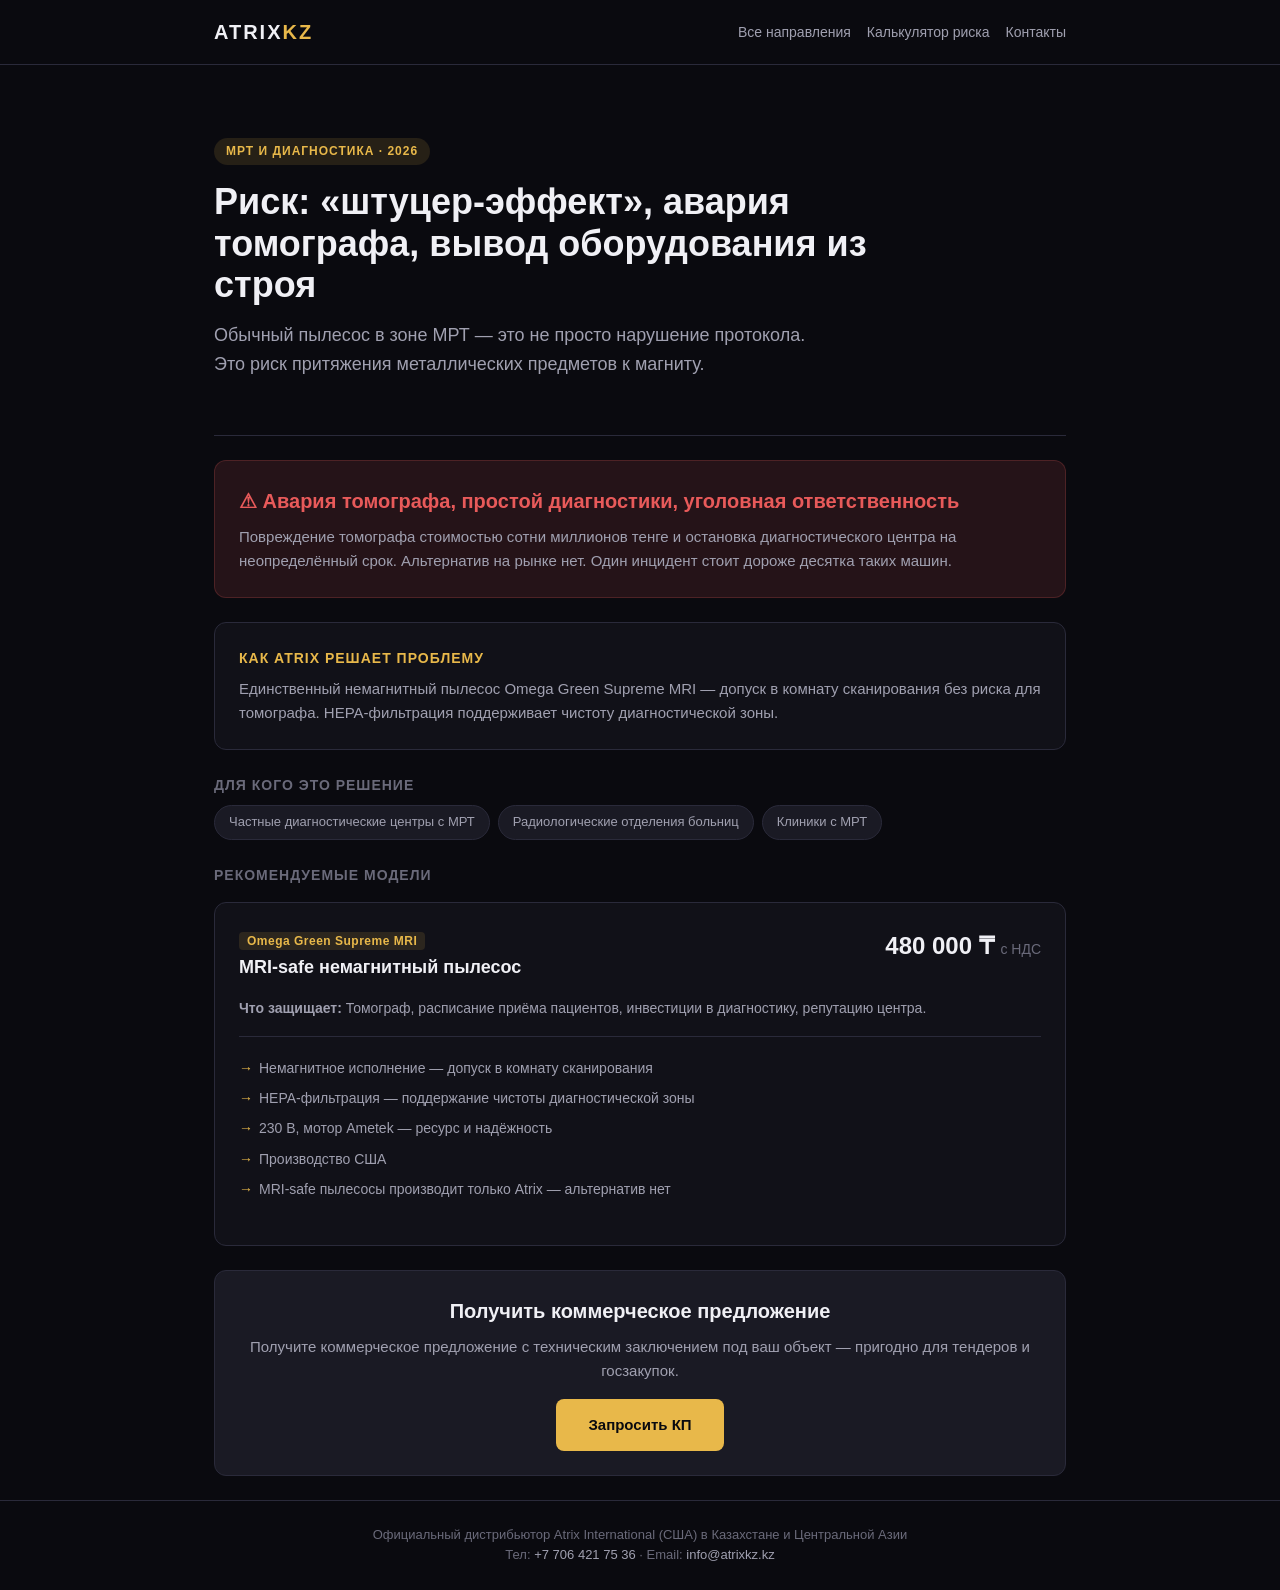
<file: mrt.html>
<!DOCTYPE html>
<html lang="ru">
<head>
<meta charset="UTF-8">
<meta name="viewport" content="width=device-width, initial-scale=1.0">
<title>МРТ и диагностика — Atrix KZ — Atrix KZ</title>
<link rel="stylesheet" href="style.css">
</head>
<body>

<header class="site-header">
  <div class="container">
    <div class="logo">ATRIX<span>KZ</span></div>
    <nav class="nav-links">
      <a href="index.html">Все направления</a>
      <a href="calculator.html">Калькулятор риска</a>
      <a href="mailto:info@atrixkz.kz">Контакты</a>
    </nav>
  </div>
</header>

<main class="container">

  <section class="hero">
    <div class="hero-tag">МРТ и диагностика · 2026</div>
    <h1>Риск: «штуцер-эффект», авария томографа, вывод оборудования из строя</h1>
    <p class="hero-desc">Обычный пылесос в зоне МРТ — это не просто нарушение протокола. Это риск притяжения металлических предметов к магниту.</p>
  </section>

  <section class="risk-card">
    <h2>⚠ Авария томографа, простой диагностики, уголовная ответственность</h2>
    <p>Повреждение томографа стоимостью сотни миллионов тенге и остановка диагностического центра на неопределённый срок. Альтернатив на рынке нет. Один инцидент стоит дороже десятка таких машин.</p>
  </section>

  <section class="solution">
    <h3>Как Atrix решает проблему</h3>
    <p>Единственный немагнитный пылесос Omega Green Supreme MRI — допуск в комнату сканирования без риска для томографа. HEPA-фильтрация поддерживает чистоту диагностической зоны.</p>
  </section>

  <section class="audience">
    <h3>Для кого это решение</h3>
    <div class="audience-tags">
      <span>Частные диагностические центры с МРТ</span>
<span>Радиологические отделения больниц</span>
<span>Клиники с МРТ</span>
    </div>
  </section>

  <section class="products">
    <h3 style="font-size:14px;color:var(--text-muted);text-transform:uppercase;letter-spacing:1px;margin-bottom:16px;">Рекомендуемые модели</h3>
    
    <div class="product-card">
      <div class="product-header">
        <div>
          <span class="product-model">Omega Green Supreme MRI</span>
          <div class="product-title">MRI-safe немагнитный пылесос</div>
        </div>
        <div class="product-price">480 000 ₸ <span class="unit">с НДС</span></div>
      </div>
      <div class="product-protect"><strong>Что защищает:</strong> Томограф, расписание приёма пациентов, инвестиции в диагностику, репутацию центра.</div>
      <ul class="product-features">
        <li>Немагнитное исполнение — допуск в комнату сканирования</li>
<li>HEPA-фильтрация — поддержание чистоты диагностической зоны</li>
<li>230 В, мотор Ametek — ресурс и надёжность</li>
<li>Производство США</li>
<li>MRI-safe пылесосы производит только Atrix — альтернатив нет</li>
      </ul>
    </div>

  </section>

  <section class="cta-section">
    <h3>Получить коммерческое предложение</h3>
    <p>Получите коммерческое предложение с техническим заключением под ваш объект — пригодно для тендеров и госзакупок.</p>
    <a href="mailto:info@atrixkz.kz?subject=МРТ%20и%20диагностика%20—%20Atrix%20KZ" class="cta-btn">Запросить КП</a>
  </section>

</main>

<footer class="site-footer">
  <div class="container">
    <p>Официальный дистрибьютор Atrix International (США) в Казахстане и Центральной Азии</p>
    <p>Тел: <a href="tel:+77064217536">+7 706 421 75 36</a> · Email: <a href="mailto:info@atrixkz.kz">info@atrixkz.kz</a></p>
  </div>
</footer>

</body>
</html>
</file>
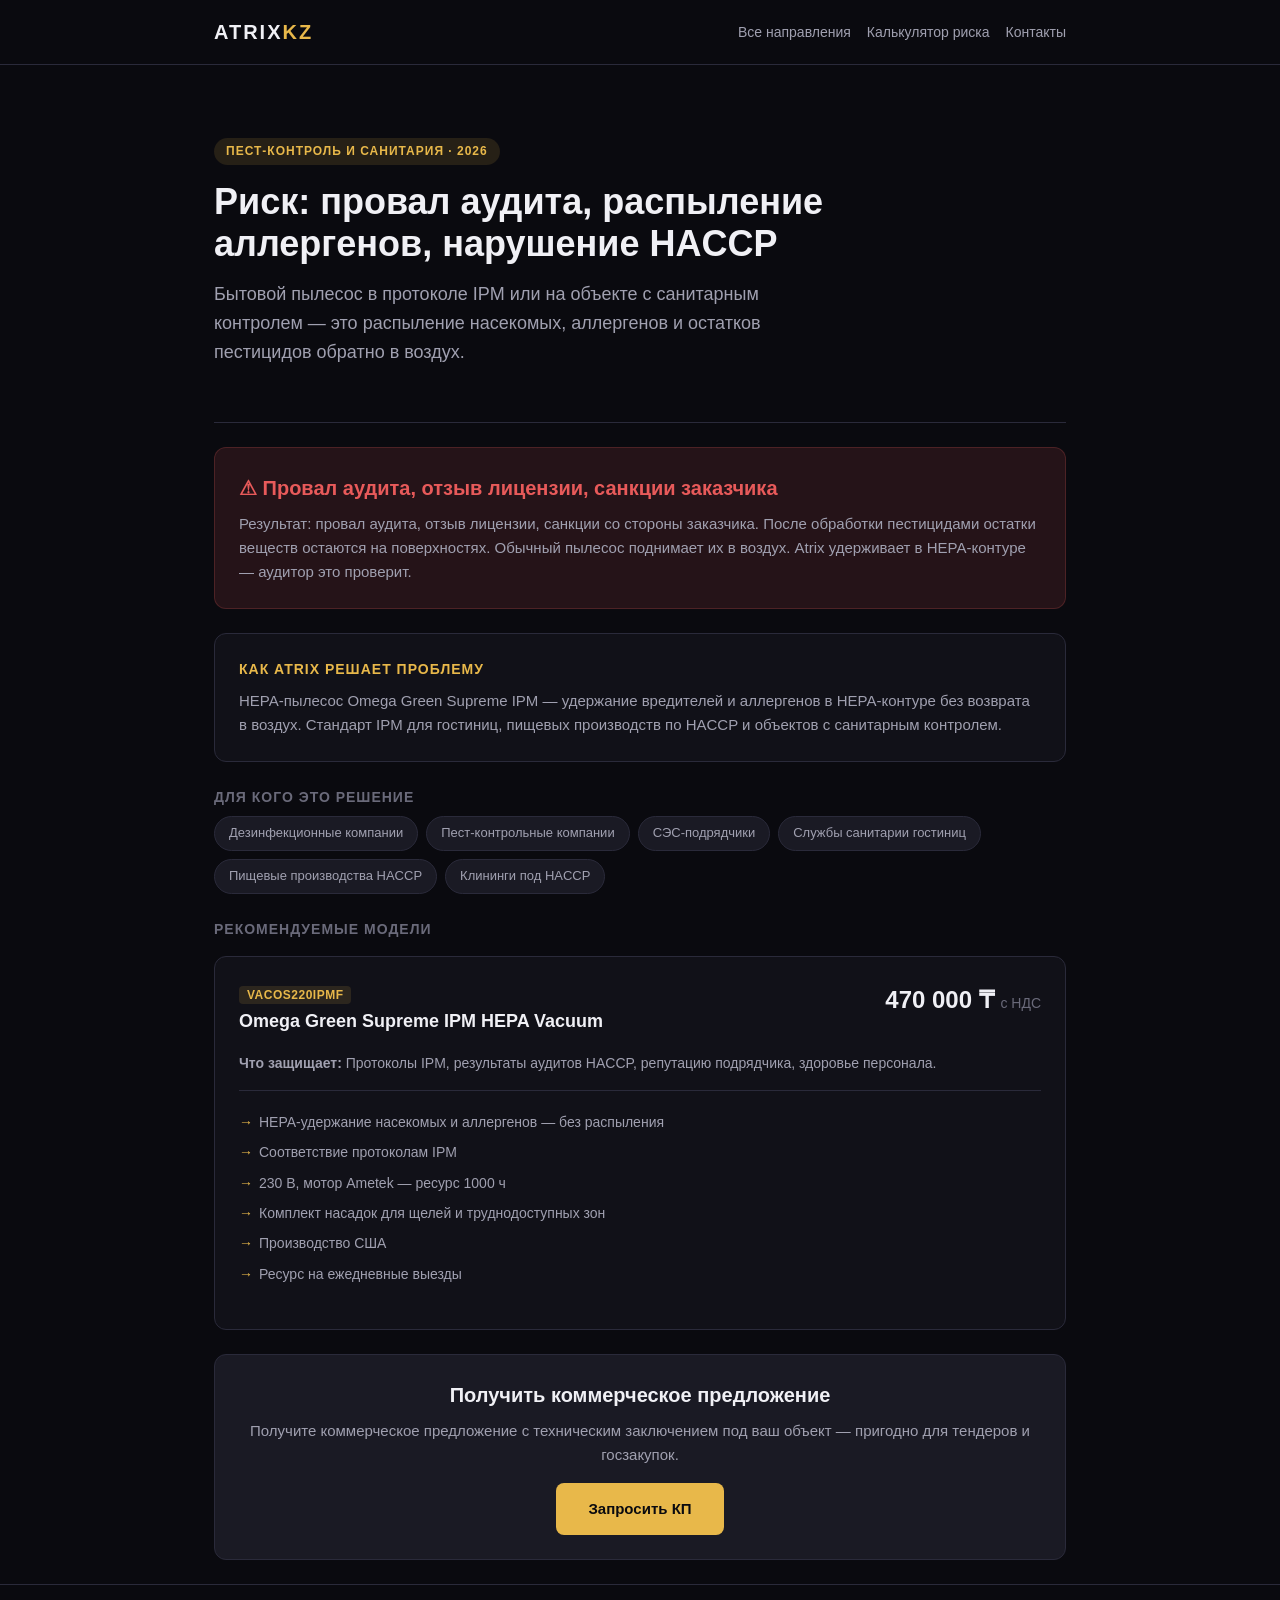
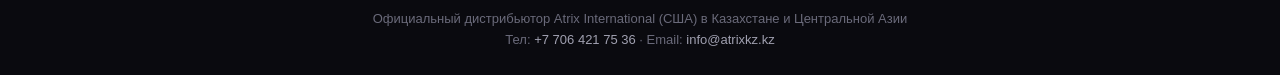
<file: pest.html>
<!DOCTYPE html>
<html lang="ru">
<head>
<meta charset="UTF-8">
<meta name="viewport" content="width=device-width, initial-scale=1.0">
<title>Пест-контроль и санитария — Atrix KZ — Atrix KZ</title>
<link rel="stylesheet" href="style.css">
</head>
<body>

<header class="site-header">
  <div class="container">
    <div class="logo">ATRIX<span>KZ</span></div>
    <nav class="nav-links">
      <a href="index.html">Все направления</a>
      <a href="calculator.html">Калькулятор риска</a>
      <a href="mailto:info@atrixkz.kz">Контакты</a>
    </nav>
  </div>
</header>

<main class="container">

  <section class="hero">
    <div class="hero-tag">Пест-контроль и санитария · 2026</div>
    <h1>Риск: провал аудита, распыление аллергенов, нарушение HACCP</h1>
    <p class="hero-desc">Бытовой пылесос в протоколе IPM или на объекте с санитарным контролем — это распыление насекомых, аллергенов и остатков пестицидов обратно в воздух.</p>
  </section>

  <section class="risk-card">
    <h2>⚠ Провал аудита, отзыв лицензии, санкции заказчика</h2>
    <p>Результат: провал аудита, отзыв лицензии, санкции со стороны заказчика. После обработки пестицидами остатки веществ остаются на поверхностях. Обычный пылесос поднимает их в воздух. Atrix удерживает в HEPA-контуре — аудитор это проверит.</p>
  </section>

  <section class="solution">
    <h3>Как Atrix решает проблему</h3>
    <p>HEPA-пылесос Omega Green Supreme IPM — удержание вредителей и аллергенов в HEPA-контуре без возврата в воздух. Стандарт IPM для гостиниц, пищевых производств по HACCP и объектов с санитарным контролем.</p>
  </section>

  <section class="audience">
    <h3>Для кого это решение</h3>
    <div class="audience-tags">
      <span>Дезинфекционные компании</span>
<span>Пест-контрольные компании</span>
<span>СЭС-подрядчики</span>
<span>Службы санитарии гостиниц</span>
<span>Пищевые производства HACCP</span>
<span>Клининги под HACCP</span>
    </div>
  </section>

  <section class="products">
    <h3 style="font-size:14px;color:var(--text-muted);text-transform:uppercase;letter-spacing:1px;margin-bottom:16px;">Рекомендуемые модели</h3>
    
    <div class="product-card">
      <div class="product-header">
        <div>
          <span class="product-model">VACOS220IPMF</span>
          <div class="product-title">Omega Green Supreme IPM HEPA Vacuum</div>
        </div>
        <div class="product-price">470 000 ₸ <span class="unit">с НДС</span></div>
      </div>
      <div class="product-protect"><strong>Что защищает:</strong> Протоколы IPM, результаты аудитов HACCP, репутацию подрядчика, здоровье персонала.</div>
      <ul class="product-features">
        <li>HEPA-удержание насекомых и аллергенов — без распыления</li>
<li>Соответствие протоколам IPM</li>
<li>230 В, мотор Ametek — ресурс 1000 ч</li>
<li>Комплект насадок для щелей и труднодоступных зон</li>
<li>Производство США</li>
<li>Ресурс на ежедневные выезды</li>
      </ul>
    </div>

  </section>

  <section class="cta-section">
    <h3>Получить коммерческое предложение</h3>
    <p>Получите коммерческое предложение с техническим заключением под ваш объект — пригодно для тендеров и госзакупок.</p>
    <a href="mailto:info@atrixkz.kz?subject=Пест-контроль%20и%20санитария%20—%20Atrix%20KZ" class="cta-btn">Запросить КП</a>
  </section>

</main>

<footer class="site-footer">
  <div class="container">
    <p>Официальный дистрибьютор Atrix International (США) в Казахстане и Центральной Азии</p>
    <p>Тел: <a href="tel:+77064217536">+7 706 421 75 36</a> · Email: <a href="mailto:info@atrixkz.kz">info@atrixkz.kz</a></p>
  </div>
</footer>

</body>
</html>
</file>
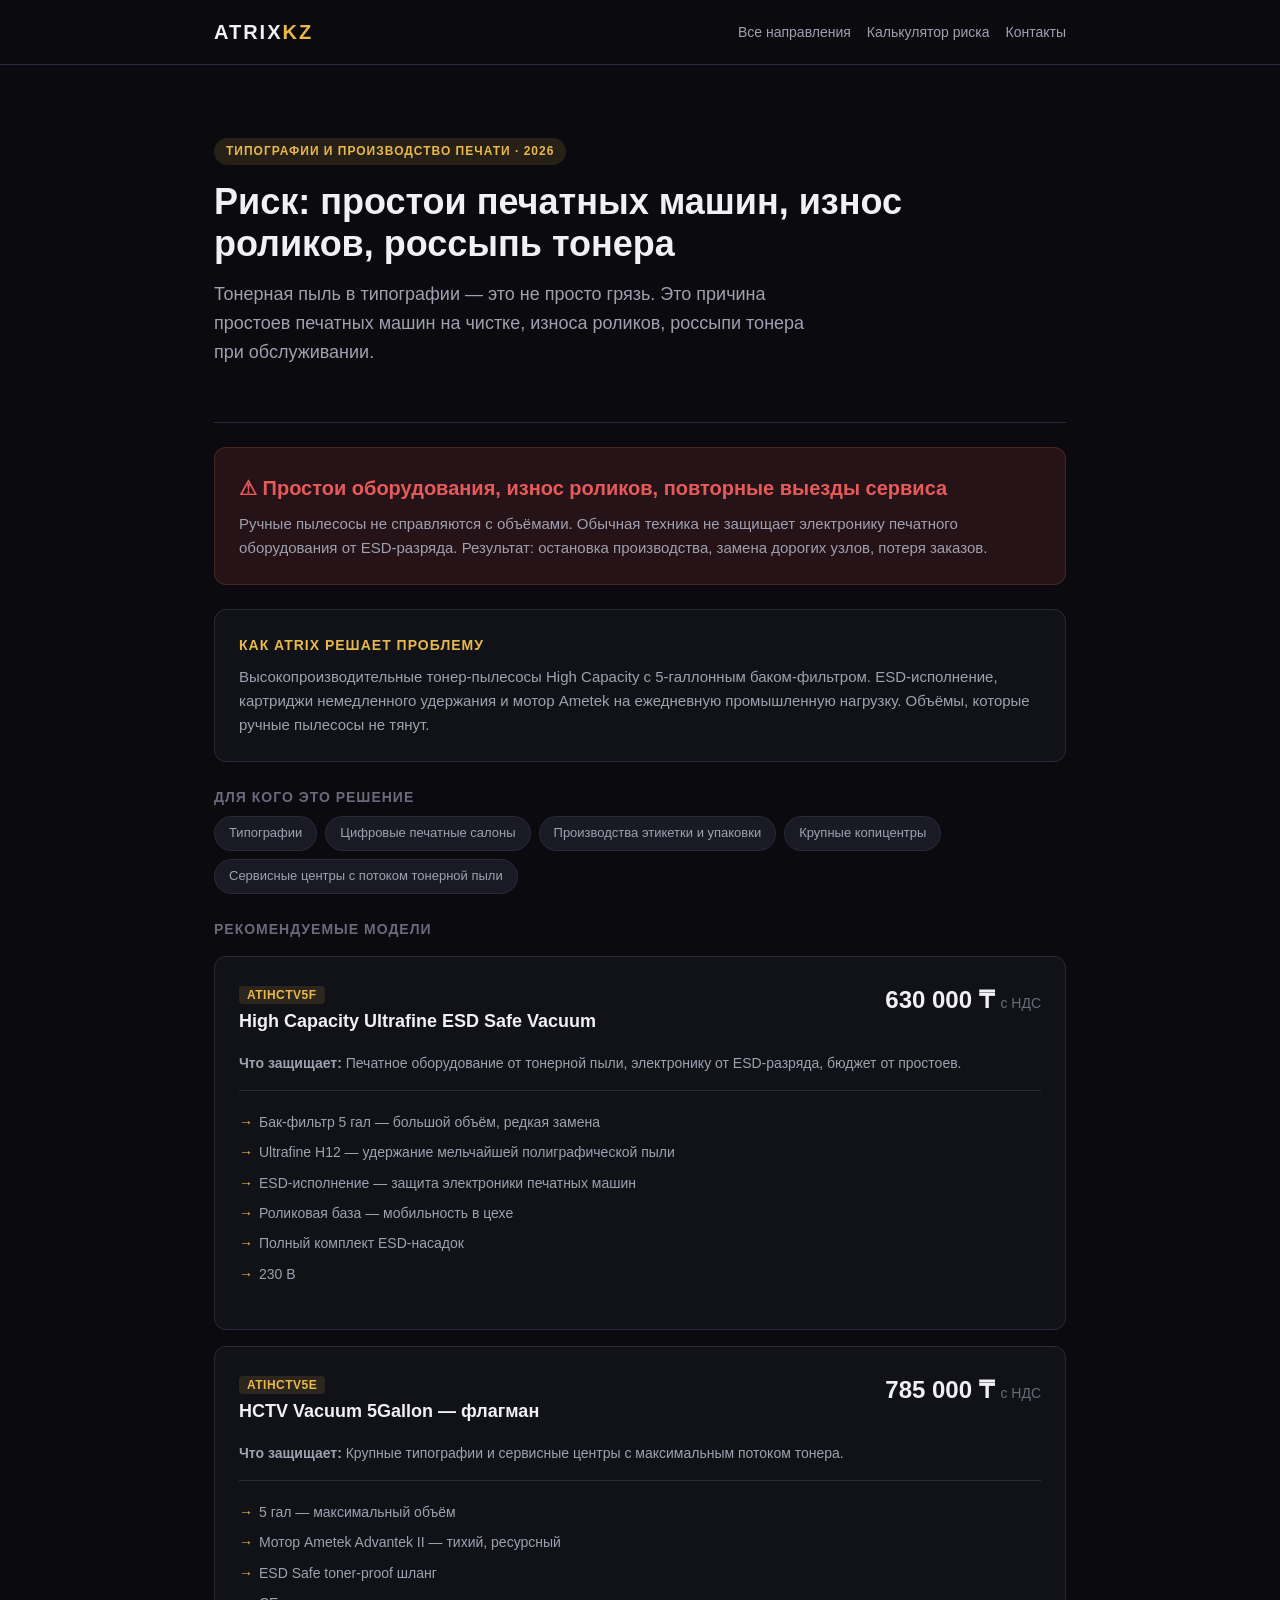
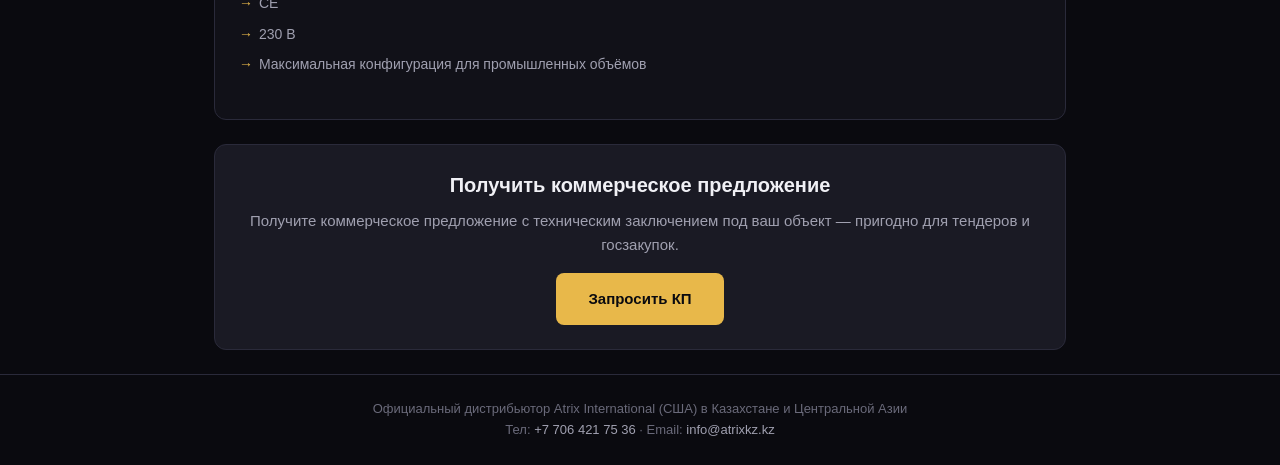
<file: print.html>
<!DOCTYPE html>
<html lang="ru">
<head>
<meta charset="UTF-8">
<meta name="viewport" content="width=device-width, initial-scale=1.0">
<title>Типографии и производство печати — Atrix KZ — Atrix KZ</title>
<link rel="stylesheet" href="style.css">
</head>
<body>

<header class="site-header">
  <div class="container">
    <div class="logo">ATRIX<span>KZ</span></div>
    <nav class="nav-links">
      <a href="index.html">Все направления</a>
      <a href="calculator.html">Калькулятор риска</a>
      <a href="mailto:info@atrixkz.kz">Контакты</a>
    </nav>
  </div>
</header>

<main class="container">

  <section class="hero">
    <div class="hero-tag">Типографии и производство печати · 2026</div>
    <h1>Риск: простои печатных машин, износ роликов, россыпь тонера</h1>
    <p class="hero-desc">Тонерная пыль в типографии — это не просто грязь. Это причина простоев печатных машин на чистке, износа роликов, россыпи тонера при обслуживании.</p>
  </section>

  <section class="risk-card">
    <h2>⚠ Простои оборудования, износ роликов, повторные выезды сервиса</h2>
    <p>Ручные пылесосы не справляются с объёмами. Обычная техника не защищает электронику печатного оборудования от ESD-разряда. Результат: остановка производства, замена дорогих узлов, потеря заказов.</p>
  </section>

  <section class="solution">
    <h3>Как Atrix решает проблему</h3>
    <p>Высокопроизводительные тонер-пылесосы High Capacity с 5-галлонным баком-фильтром. ESD-исполнение, картриджи немедленного удержания и мотор Ametek на ежедневную промышленную нагрузку. Объёмы, которые ручные пылесосы не тянут.</p>
  </section>

  <section class="audience">
    <h3>Для кого это решение</h3>
    <div class="audience-tags">
      <span>Типографии</span>
<span>Цифровые печатные салоны</span>
<span>Производства этикетки и упаковки</span>
<span>Крупные копицентры</span>
<span>Сервисные центры с потоком тонерной пыли</span>
    </div>
  </section>

  <section class="products">
    <h3 style="font-size:14px;color:var(--text-muted);text-transform:uppercase;letter-spacing:1px;margin-bottom:16px;">Рекомендуемые модели</h3>
    
    <div class="product-card">
      <div class="product-header">
        <div>
          <span class="product-model">ATIHCTV5F</span>
          <div class="product-title">High Capacity Ultrafine ESD Safe Vacuum</div>
        </div>
        <div class="product-price">630 000 ₸ <span class="unit">с НДС</span></div>
      </div>
      <div class="product-protect"><strong>Что защищает:</strong> Печатное оборудование от тонерной пыли, электронику от ESD-разряда, бюджет от простоев.</div>
      <ul class="product-features">
        <li>Бак-фильтр 5 гал — большой объём, редкая замена</li>
<li>Ultrafine H12 — удержание мельчайшей полиграфической пыли</li>
<li>ESD-исполнение — защита электроники печатных машин</li>
<li>Роликовая база — мобильность в цехе</li>
<li>Полный комплект ESD-насадок</li>
<li>230 В</li>
      </ul>
    </div>

    <div class="product-card">
      <div class="product-header">
        <div>
          <span class="product-model">ATIHCTV5E</span>
          <div class="product-title">HCTV Vacuum 5Gallon — флагман</div>
        </div>
        <div class="product-price">785 000 ₸ <span class="unit">с НДС</span></div>
      </div>
      <div class="product-protect"><strong>Что защищает:</strong> Крупные типографии и сервисные центры с максимальным потоком тонера.</div>
      <ul class="product-features">
        <li>5 гал — максимальный объём</li>
<li>Мотор Ametek Advantek II — тихий, ресурсный</li>
<li>ESD Safe toner-proof шланг</li>
<li>CE</li>
<li>230 В</li>
<li>Максимальная конфигурация для промышленных объёмов</li>
      </ul>
    </div>

  </section>

  <section class="cta-section">
    <h3>Получить коммерческое предложение</h3>
    <p>Получите коммерческое предложение с техническим заключением под ваш объект — пригодно для тендеров и госзакупок.</p>
    <a href="mailto:info@atrixkz.kz?subject=Типографии%20и%20производство%20печати%20—%20Atrix%20KZ" class="cta-btn">Запросить КП</a>
  </section>

</main>

<footer class="site-footer">
  <div class="container">
    <p>Официальный дистрибьютор Atrix International (США) в Казахстане и Центральной Азии</p>
    <p>Тел: <a href="tel:+77064217536">+7 706 421 75 36</a> · Email: <a href="mailto:info@atrixkz.kz">info@atrixkz.kz</a></p>
  </div>
</footer>

</body>
</html>
</file>
<file: style.css>
/* Atrix KZ — Лендинги безопасности */
:root {
  --bg: #0a0a0f;
  --surface: #111118;
  --surface-raised: #1a1a24;
  --border: #2a2a3a;
  --text-primary: #f0f0f5;
  --text-secondary: #a0a0b0;
  --text-muted: #6a6a7a;
  --accent: #e8b84a;
  --accent-dim: rgba(232,184,74,0.12);
  --danger: #e85a5a;
  --danger-dim: rgba(232,90,90,0.12);
  --positive: #5ae88a;
  --positive-dim: rgba(90,232,138,0.12);
  --font-sans: 'Inter', -apple-system, BlinkMacSystemFont, 'Segoe UI', sans-serif;
  --radius: 12px;
  --radius-sm: 8px;
  --gap: 24px;
  --gap-sm: 16px;
  --gap-xs: 8px;
}

* { margin:0; padding:0; box-sizing:border-box; }
body {
  font-family: var(--font-sans);
  background: var(--bg);
  color: var(--text-primary);
  line-height: 1.6;
  -webkit-font-smoothing: antialiased;
}

.container { max-width: 900px; margin: 0 auto; padding: 0 var(--gap); }

/* Header */
.site-header {
  border-bottom: 1px solid var(--border);
  padding: var(--gap-sm) 0;
  margin-bottom: var(--gap);
}
.site-header .container {
  display: flex; align-items: center; justify-content: space-between;
}
.logo { font-size: 20px; font-weight: 700; letter-spacing: 2px; color: var(--text-primary); }
.logo span { color: var(--accent); }
.nav-links { display: flex; gap: var(--gap-sm); }
.nav-links a {
  color: var(--text-secondary); text-decoration: none; font-size: 14px;
  transition: color 0.2s;
}
.nav-links a:hover { color: var(--text-primary); }

/* Hero */
.hero {
  padding: 48px 0 32px;
  border-bottom: 1px solid var(--border);
  margin-bottom: var(--gap);
}
.hero-tag {
  display: inline-block;
  padding: 4px 12px;
  border-radius: 100px;
  background: var(--accent-dim);
  color: var(--accent);
  font-size: 12px;
  font-weight: 600;
  letter-spacing: 1px;
  text-transform: uppercase;
  margin-bottom: var(--gap-sm);
}
.hero h1 {
  font-size: 36px;
  font-weight: 700;
  line-height: 1.15;
  margin-bottom: var(--gap-sm);
  max-width: 700px;
}
.hero-desc {
  font-size: 18px;
  color: var(--text-secondary);
  max-width: 600px;
  margin-bottom: var(--gap);
}

/* Risk card */
.risk-card {
  background: var(--danger-dim);
  border: 1px solid rgba(232,90,90,0.2);
  border-radius: var(--radius);
  padding: var(--gap);
  margin-bottom: var(--gap);
}
.risk-card h2 {
  font-size: 20px;
  color: var(--danger);
  margin-bottom: var(--gap-xs);
}
.risk-card p {
  color: var(--text-secondary);
  font-size: 15px;
}

/* Solution */
.solution {
  background: var(--surface);
  border: 1px solid var(--border);
  border-radius: var(--radius);
  padding: var(--gap);
  margin-bottom: var(--gap);
}
.solution h3 {
  font-size: 14px;
  color: var(--accent);
  text-transform: uppercase;
  letter-spacing: 1px;
  margin-bottom: var(--gap-xs);
}
.solution p {
  color: var(--text-secondary);
  font-size: 15px;
}

/* Audience */
.audience {
  margin-bottom: var(--gap);
}
.audience h3 {
  font-size: 14px;
  color: var(--text-muted);
  text-transform: uppercase;
  letter-spacing: 1px;
  margin-bottom: var(--gap-xs);
}
.audience-tags {
  display: flex;
  flex-wrap: wrap;
  gap: var(--gap-xs);
}
.audience-tags span {
  background: var(--surface-raised);
  border: 1px solid var(--border);
  padding: 6px 14px;
  border-radius: 100px;
  font-size: 13px;
  color: var(--text-secondary);
}

/* Products */
.products { margin-bottom: var(--gap); }
.product-card {
  background: var(--surface);
  border: 1px solid var(--border);
  border-radius: var(--radius);
  padding: var(--gap);
  margin-bottom: var(--gap-sm);
  transition: border-color 0.2s, transform 0.2s;
}
.product-card:hover {
  border-color: var(--accent);
  transform: translateY(-2px);
}
.product-header {
  display: flex; justify-content: space-between; align-items: flex-start;
  gap: var(--gap-sm); flex-wrap: wrap;
  margin-bottom: var(--gap-sm);
}
.product-title { font-size: 18px; font-weight: 600; }
.product-model {
  font-size: 12px;
  color: var(--accent);
  background: var(--accent-dim);
  padding: 2px 8px;
  border-radius: 4px;
  font-weight: 600;
  letter-spacing: 0.5px;
}
.product-protect {
  font-size: 14px;
  color: var(--text-secondary);
  margin-bottom: var(--gap-sm);
  padding-bottom: var(--gap-sm);
  border-bottom: 1px solid var(--border);
}
.product-features {
  list-style: none;
  margin-bottom: var(--gap-sm);
}
.product-features li {
  padding: 4px 0;
  padding-left: 20px;
  position: relative;
  font-size: 14px;
  color: var(--text-secondary);
}
.product-features li::before {
  content: "→";
  position: absolute;
  left: 0;
  color: var(--accent);
}
.product-price {
  font-size: 24px;
  font-weight: 700;
  color: var(--text-primary);
}
.product-price .unit {
  font-size: 14px;
  color: var(--text-muted);
  font-weight: 400;
}

/* CTA */
.cta-section {
  background: var(--surface-raised);
  border: 1px solid var(--border);
  border-radius: var(--radius);
  padding: var(--gap);
  text-align: center;
  margin-bottom: var(--gap);
}
.cta-section h3 { font-size: 20px; margin-bottom: var(--gap-xs); }
.cta-section p { color: var(--text-secondary); font-size: 15px; margin-bottom: var(--gap-sm); }
.cta-btn {
  display: inline-block;
  background: var(--accent);
  color: #0a0a0f;
  padding: 14px 32px;
  border-radius: var(--radius-sm);
  text-decoration: none;
  font-weight: 600;
  font-size: 15px;
  transition: opacity 0.2s;
}
.cta-btn:hover { opacity: 0.9; }

/* Footer */
.site-footer {
  border-top: 1px solid var(--border);
  padding: var(--gap) 0;
  margin-top: var(--gap);
  text-align: center;
  color: var(--text-muted);
  font-size: 13px;
}
.site-footer a { color: var(--text-secondary); text-decoration: none; }

/* Responsive */
@media (max-width: 640px) {
  .hero h1 { font-size: 26px; }
  .hero-desc { font-size: 16px; }
  .product-header { flex-direction: column; }
}
</file>
